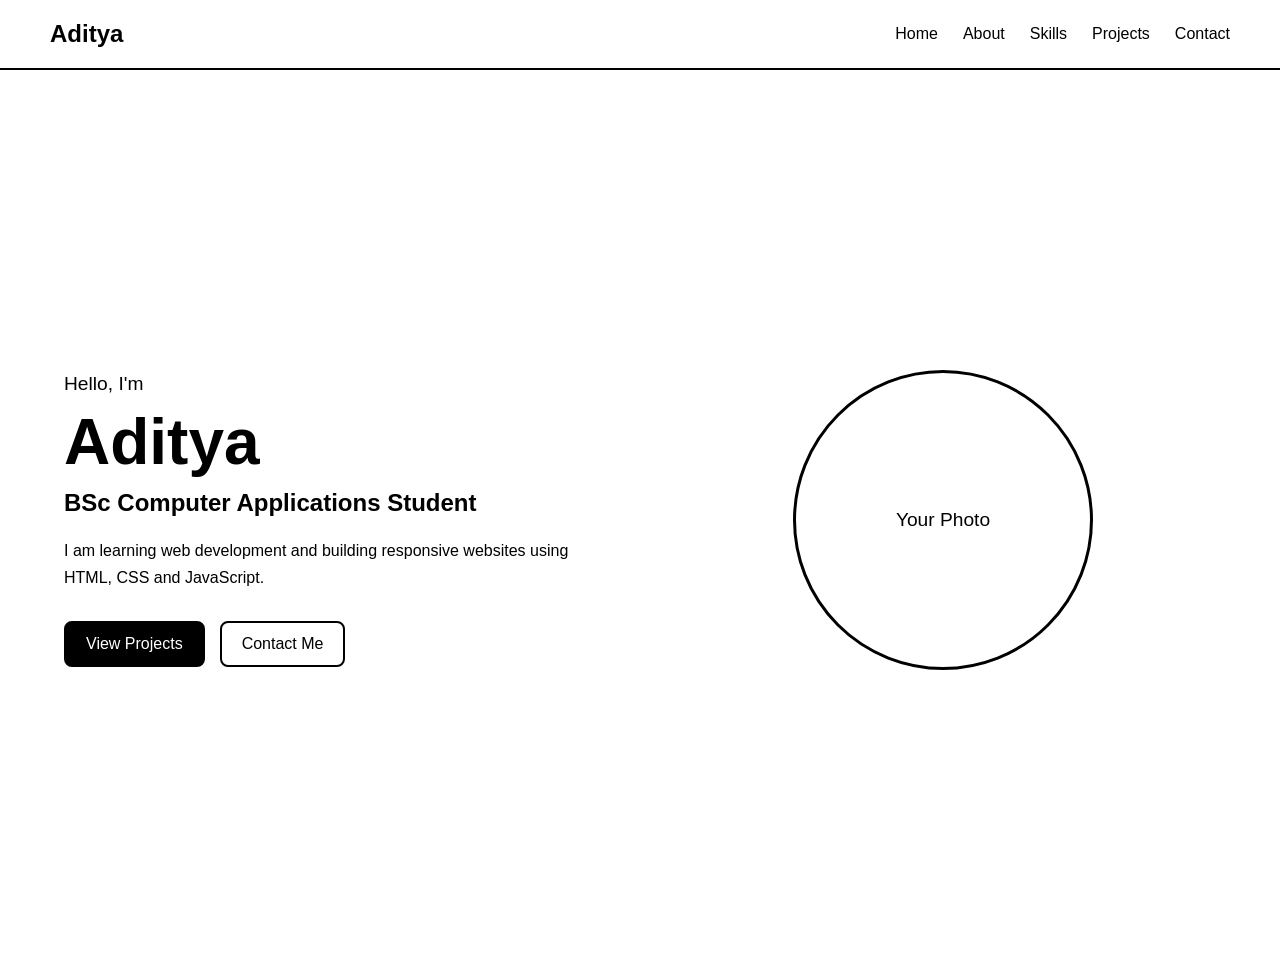
<file: css/day13/index.html>
<!DOCTYPE html>
<html lang="en">

<head>

    <meta charset="UTF-8">

    <meta name="viewport" content="width=device-width, initial-scale=1.0">

    <title>My Portfolio</title>

    <link rel="stylesheet" href="style.css">

</head>

<body>
    <nav class="navbar">
        <div class="logo">
            Aditya
        </div>

        <div class="nav-links">
            <a href="#">Home</a>
            <a href="#">About</a>
            <a href="#">Skills</a>
            <a href="#">Projects</a>
            <a href="#">Contact</a>
        </div>
    </nav>


    <header class="hero">

        <div class="hero-content">

            <p class="intro-text">
                Hello, I'm
            </p>

            <h1>Aditya</h1>

            <h2>
                BSc Computer Applications Student
            </h2>

            <p class="description">
                I am learning web development and building
                responsive websites using HTML, CSS and JavaScript.
            </p>

            <div class="buttons">

                <a href="#" class="btn primary">
                    View Projects
                </a>

                <a href="#" class="btn secondary">
                    Contact Me
                </a>

            </div>

        </div>


        <div class="hero-image">

            <div class="image-placeholder">
                Your Photo
            </div>

        </div>

    </header>

</body>

</html>
</file>
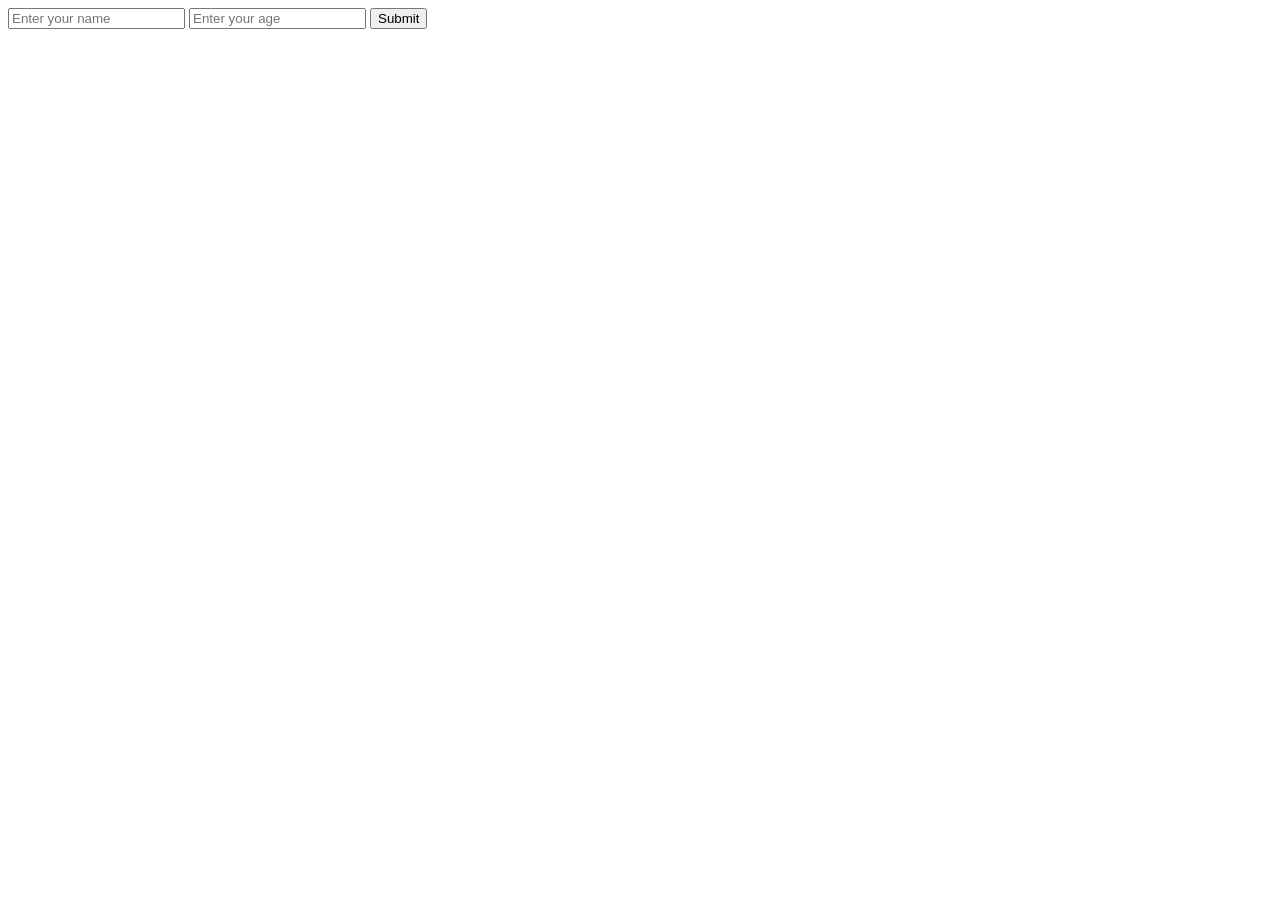
<file: javascript/js.html>
<!DOCTYPE html>
<html>
<head>
    <title>JavaScript Day 10</title>
</head>

<body>

    <input id="name" type="text" placeholder="Enter your name">

    <input id="age" type="number" placeholder="Enter your age">

    <button id="submit">Submit</button>

    <p id="message"></p>
</body>
</html>
</file>
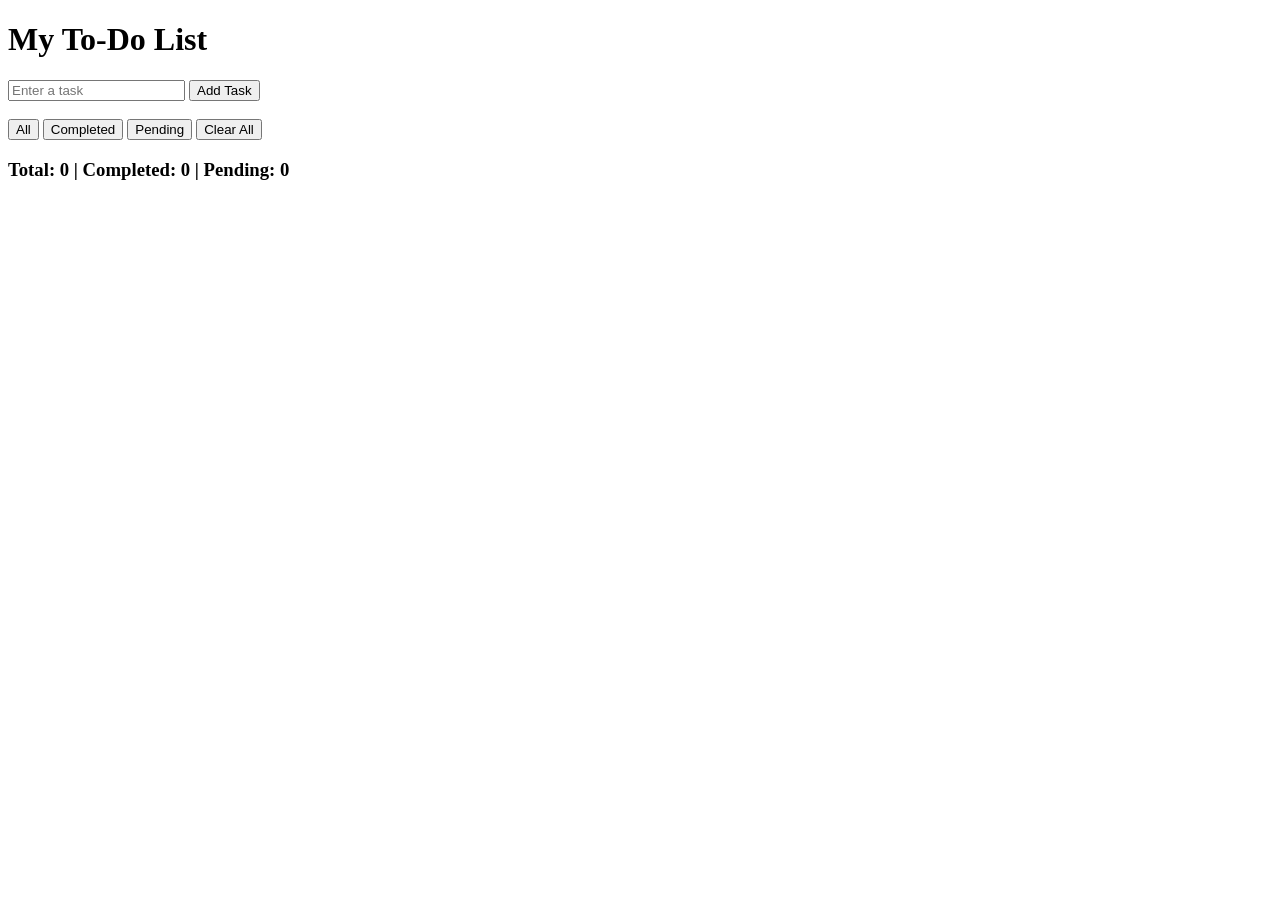
<file: javascript/multiple.html>
<!DOCTYPE html>
<html>
<head>
    <title>Advanced To-Do List</title>
</head>

<body>

    <h1>My To-Do List</h1>

    <input
        id="taskInput"
        type="text"
        placeholder="Enter a task"
    >

    <button id="addButton">Add Task</button>

    <br><br>

    <button id="allButton">All</button>
    <button id="completedButton">Completed</button>
    <button id="pendingButton">Pending</button>
    <button id="clearButton">Clear All</button>

    <h3 id="counter"></h3>

    <ul id="taskList"></ul>

    <script src="script.js"></script>

</body>
</html>
</file>
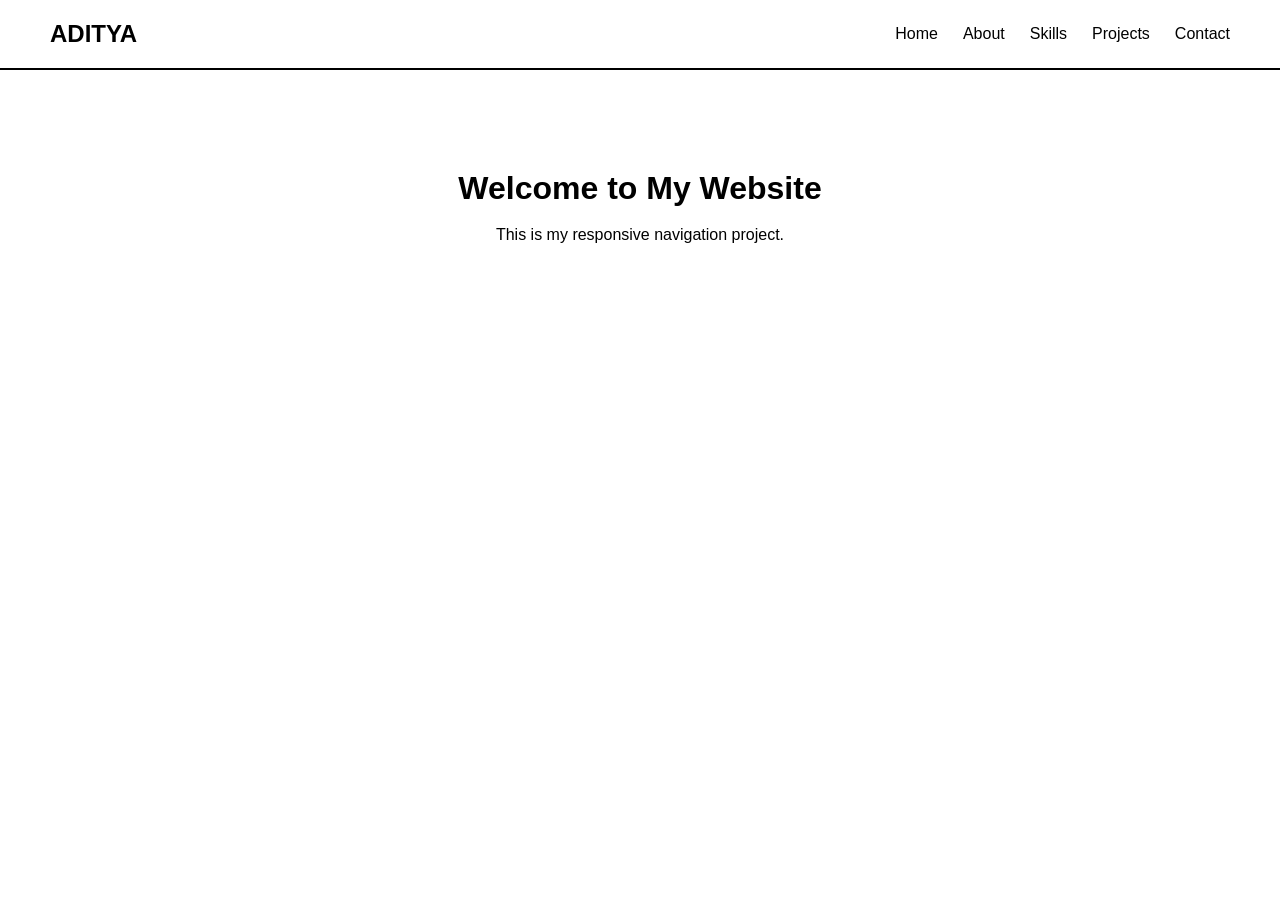
<file: css/day 10/a.html>
<!DOCTYPE html>
<html lang="en">

<head>

    <meta charset="UTF-8">

    <meta name="viewport" content="width=device-width, initial-scale=1.0">

    <title>Responsive Navbar</title>

    <link rel="stylesheet" href="style.css">

</head>

<body>

    <nav class="navbar">

        <!-- Logo -->

        <div class="logo">
            ADITYA
        </div>


        <!-- Navigation Links -->

        <div class="nav-links">

            <a href="#">Home</a>

            <a href="#">About</a>

            <a href="#">Skills</a>

            <a href="#">Projects</a>

            <a href="#">Contact</a>

        </div>

    </nav>


    <!-- Page Content -->

    <main class="content">

        <h1>Welcome to My Website</h1>

        <p>
            This is my responsive navigation project.
        </p>

    </main>

</body>

</html>
</file>
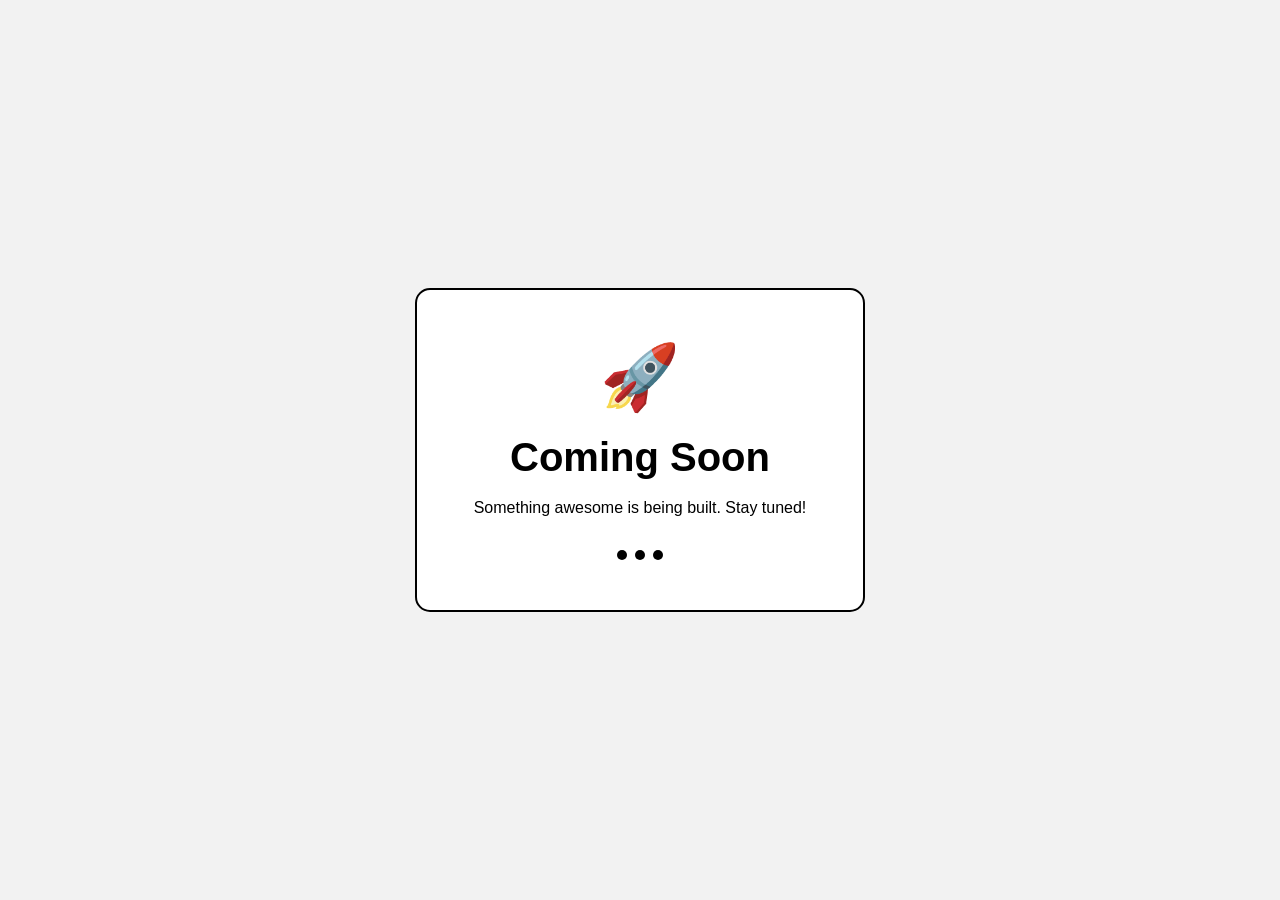
<file: css/day 10/about.html>
<!DOCTYPE html>
<html lang="en">

<head>

    <meta charset="UTF-8">

    <meta name="viewport" content="width=device-width, initial-scale=1.0">

    <title>Coming Soon</title>

    <link rel="stylesheet" href="style2.css">

</head>

<body>

    <div class="coming-card">

        <!-- Rocket -->

        <div class="rocket">
            🚀
        </div>


        <!-- Heading -->

        <h1>Coming Soon</h1>


        <!-- Description -->

        <p>
            Something awesome is being built.
            Stay tuned!
        </p>


        <!-- Loading dots -->

        <div class="loading">

            <span class="dot"></span>

            <span class="dot"></span>

            <span class="dot"></span>

        </div>

    </div>

</body>

</html>
</file>
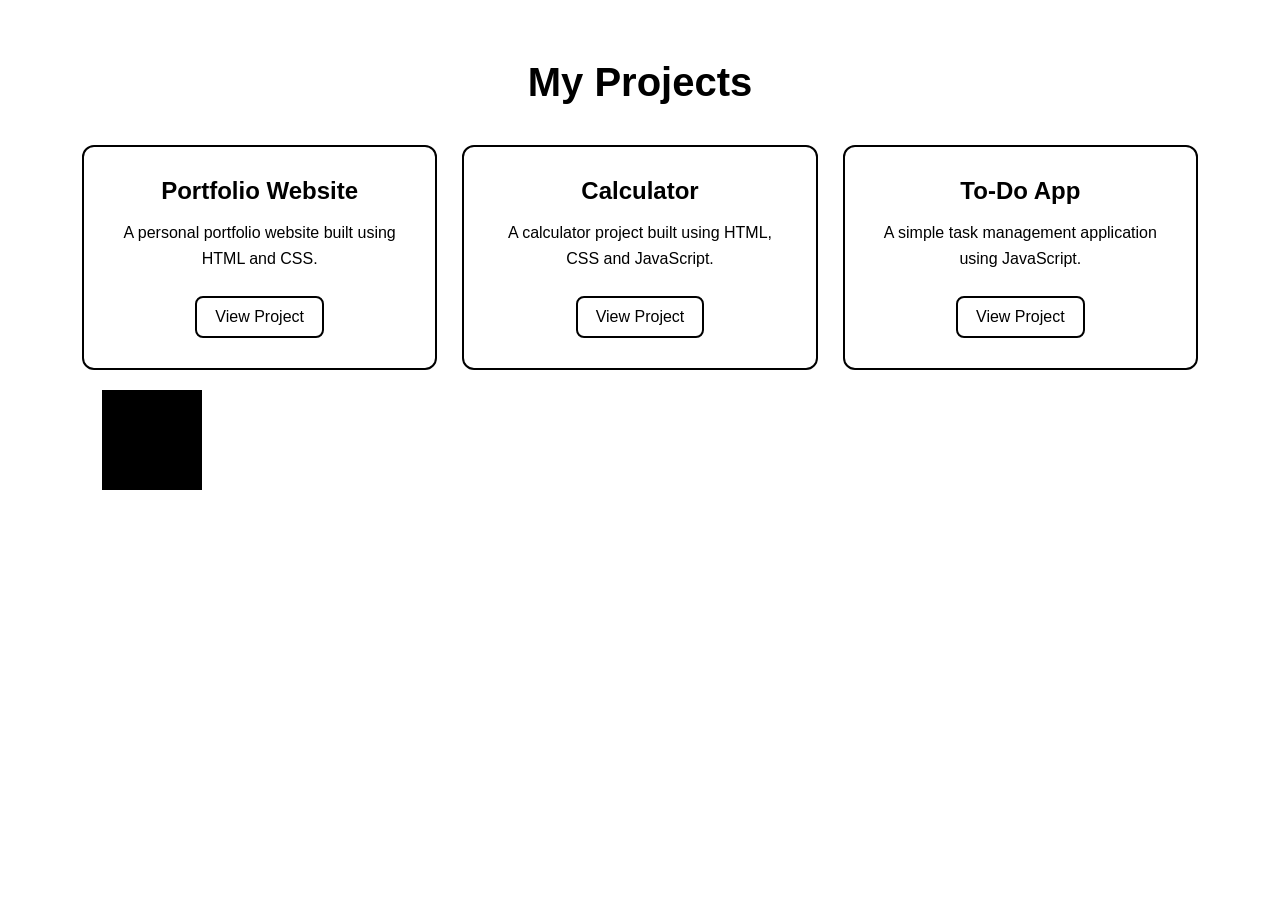
<file: css/day 10/projects.html>
<!DOCTYPE html>
<html lang="en">

<head>

    <meta charset="UTF-8">

    <meta name="viewport" content="width=device-width, initial-scale=1.0">

    <title>My Projects</title>

    <link rel="stylesheet" href="style1.css">

</head>

<body>

    <section class="projects">

        <h1>My Projects</h1>

        <div class="project-container">

            <!-- Project 1 -->

            <div class="project-card">

                <h2>Portfolio Website</h2>

                <p>
                    A personal portfolio website
                    built using HTML and CSS.
                </p>

                <a href="#" class="btn">
                    View Project
                </a>

            </div>


            <!-- Project 2 -->

            <div class="project-card">

                <h2>Calculator</h2>

                <p>
                    A calculator project built
                    using HTML, CSS and JavaScript.
                </p>

                <a href="#" class="btn">
                    View Project
                </a>

            </div>


            <!-- Project 3 -->

            <div class="project-card">

                <h2>To-Do App</h2>

                <p>
                    A simple task management
                    application using JavaScript.
                </p>

                <a href="#" class="btn">
                    View Project
                </a>

            </div>

        </div>

        <div class="box"></div>

    </section>

</body>

</html>
</file>
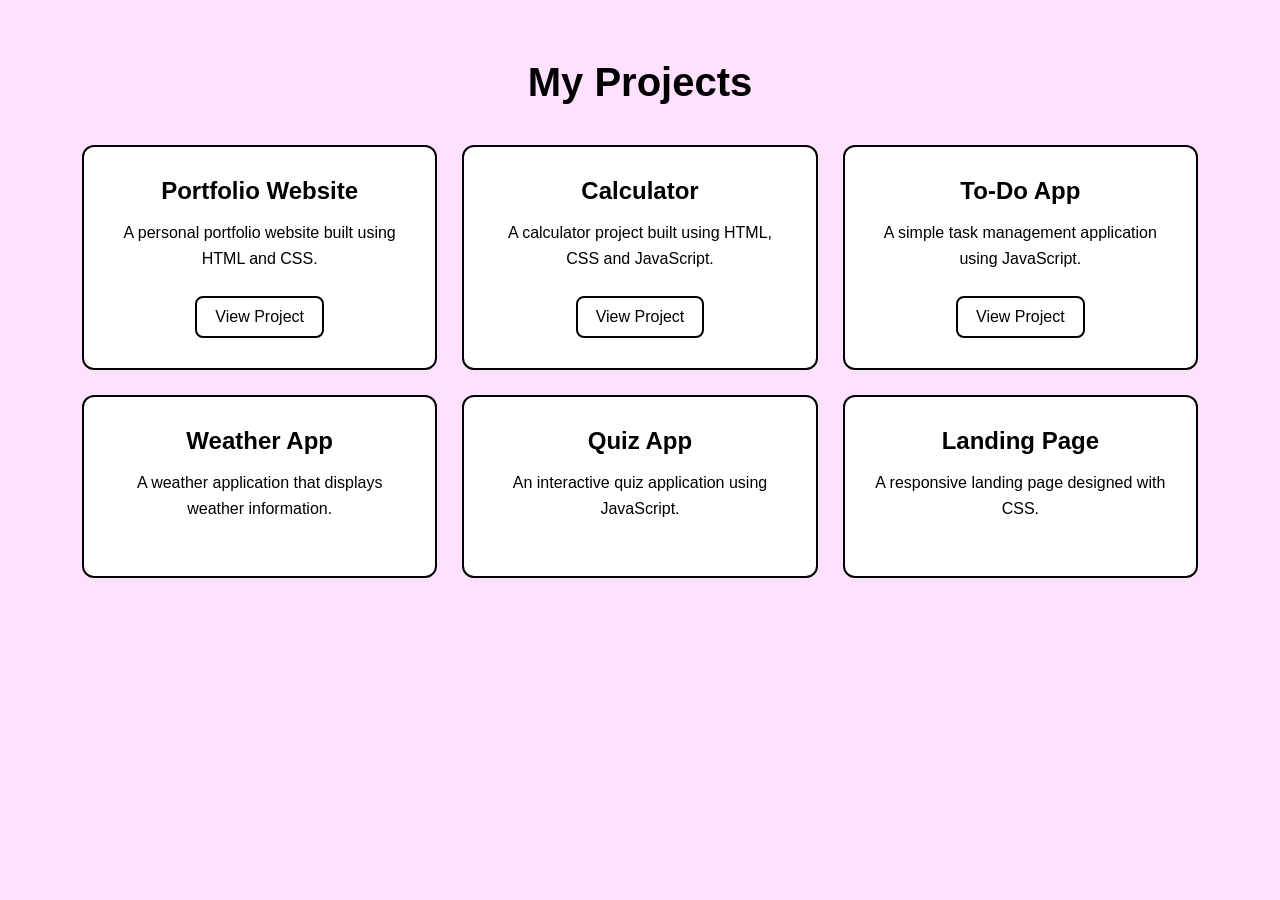
<file: css/day 11/projects.html>
<!DOCTYPE html>
<html lang="en">

<head>

    <meta charset="UTF-8">

    <meta name="viewport" content="width=device-width, initial-scale=1.0">

    <title>My Projects</title>

    <link rel="stylesheet" href="style1.css">

</head>

<body>

    <section class="projects">

        <h1>My Projects</h1>

        <div class="project-container">

            <!-- Project 1 -->

            <div class="project-card">

                <h2>Portfolio Website</h2>

                <p>
                    A personal portfolio website
                    built using HTML and CSS.
                </p>

                <a href="#" class="btn">
                    View Project
                </a>

            </div>


            <!-- Project 2 -->

            <div class="project-card">

                <h2>Calculator</h2>

                <p>
                    A calculator project built
                    using HTML, CSS and JavaScript.
                </p>

                <a href="#" class="btn">
                    View Project
                </a>

            </div>


            <!-- Project 3 -->

            <div class="project-card">

                <h2>To-Do App</h2>

                <p>
                    A simple task management
                    application using JavaScript.
                </p>

                <a href="#" class="btn">
                    View Project
                </a>

            </div>

              <div class="project-card">
                <h2>Weather App</h2>
                <p>
                    A weather application that
                    displays weather information.
                </p>
            </div>


            <div class="project-card">
                <h2>Quiz App</h2>
                <p>
                    An interactive quiz application
                    using JavaScript.
                </p>
            </div>


            <div class="project-card">
                <h2>Landing Page</h2>
                <p>
                    A responsive landing page
                    designed with CSS.
                </p>
            </div>

        </div>

       

    </section>

</body>

</html>
</file>
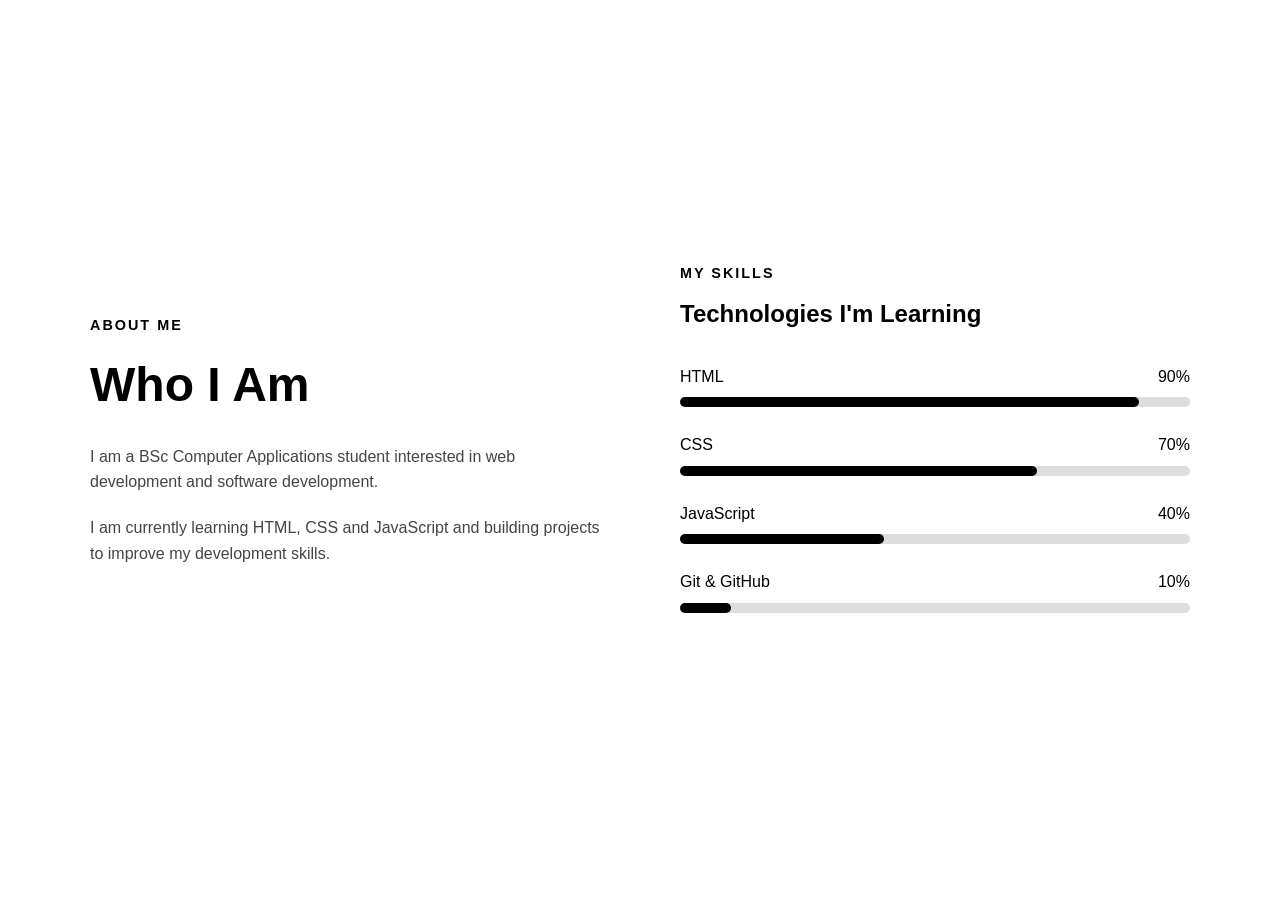
<file: css/day13/About.html>
<!DOCTYPE html>
<html lang="en">

<head>

    <meta charset="UTF-8">

    <meta name="viewport" content="width=device-width, initial-scale=1.0">

    <title>About Me</title>

    <link rel="stylesheet" href="about.css">

</head>

<body>

    <section class="about">

        <div class="about-text">

            <p class="small-title">ABOUT ME</p>

            <h1>Who I Am</h1>

            <p>
                I am a BSc Computer Applications student
                interested in web development and software
                development.
            </p>

            <p>
                I am currently learning HTML, CSS and JavaScript
                and building projects to improve my development
                skills.
            </p>

        </div>


        <div class="skills">

            <p class="small-title">MY SKILLS</p>

            <h2>Technologies I'm Learning</h2>


            <div class="skill">

                <div class="skill-info">

                    <span>HTML</span>
                    <span>90%</span>

                </div>

                <div class="skill-bar">

                    <div class="skill-progress html"></div>

                </div>

            </div>


            <div class="skill">

                <div class="skill-info">

                    <span>CSS</span>
                    <span>70%</span>

                </div>

                <div class="skill-bar">

                    <div class="skill-progress css"></div>

                </div>

            </div>


            <div class="skill">

                <div class="skill-info">

                    <span>JavaScript</span>
                    <span>40%</span>

                </div>

                <div class="skill-bar">

                    <div class="skill-progress javascript"></div>

                </div>

            </div>
            
            <div class="skill">

                <div class="skill-info">

                    <span>Git & GitHub</span>
                    <span>10%</span>

                </div>

                <div class="skill-bar">

                    <div class="skill-progress github"></div>

                </div>

            </div>
        </div>

    </section>

</body>

</html>
</file>
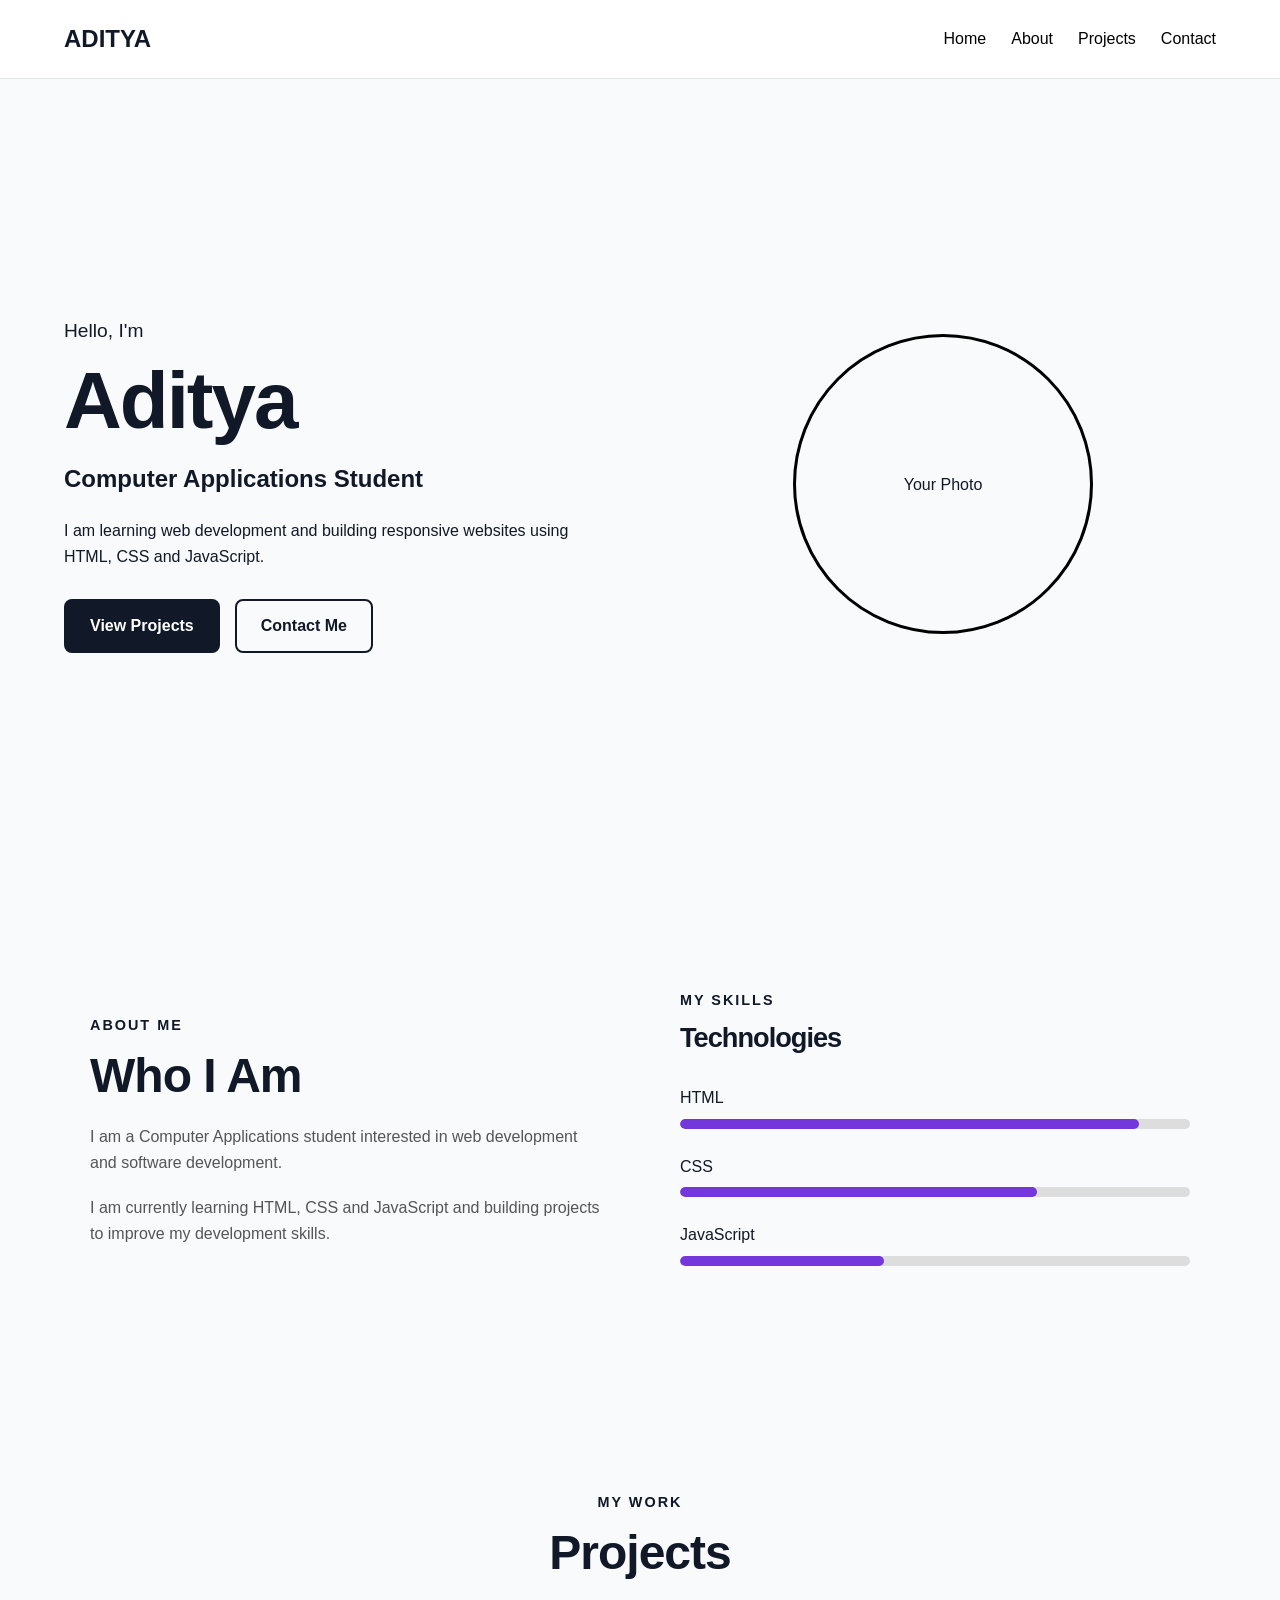
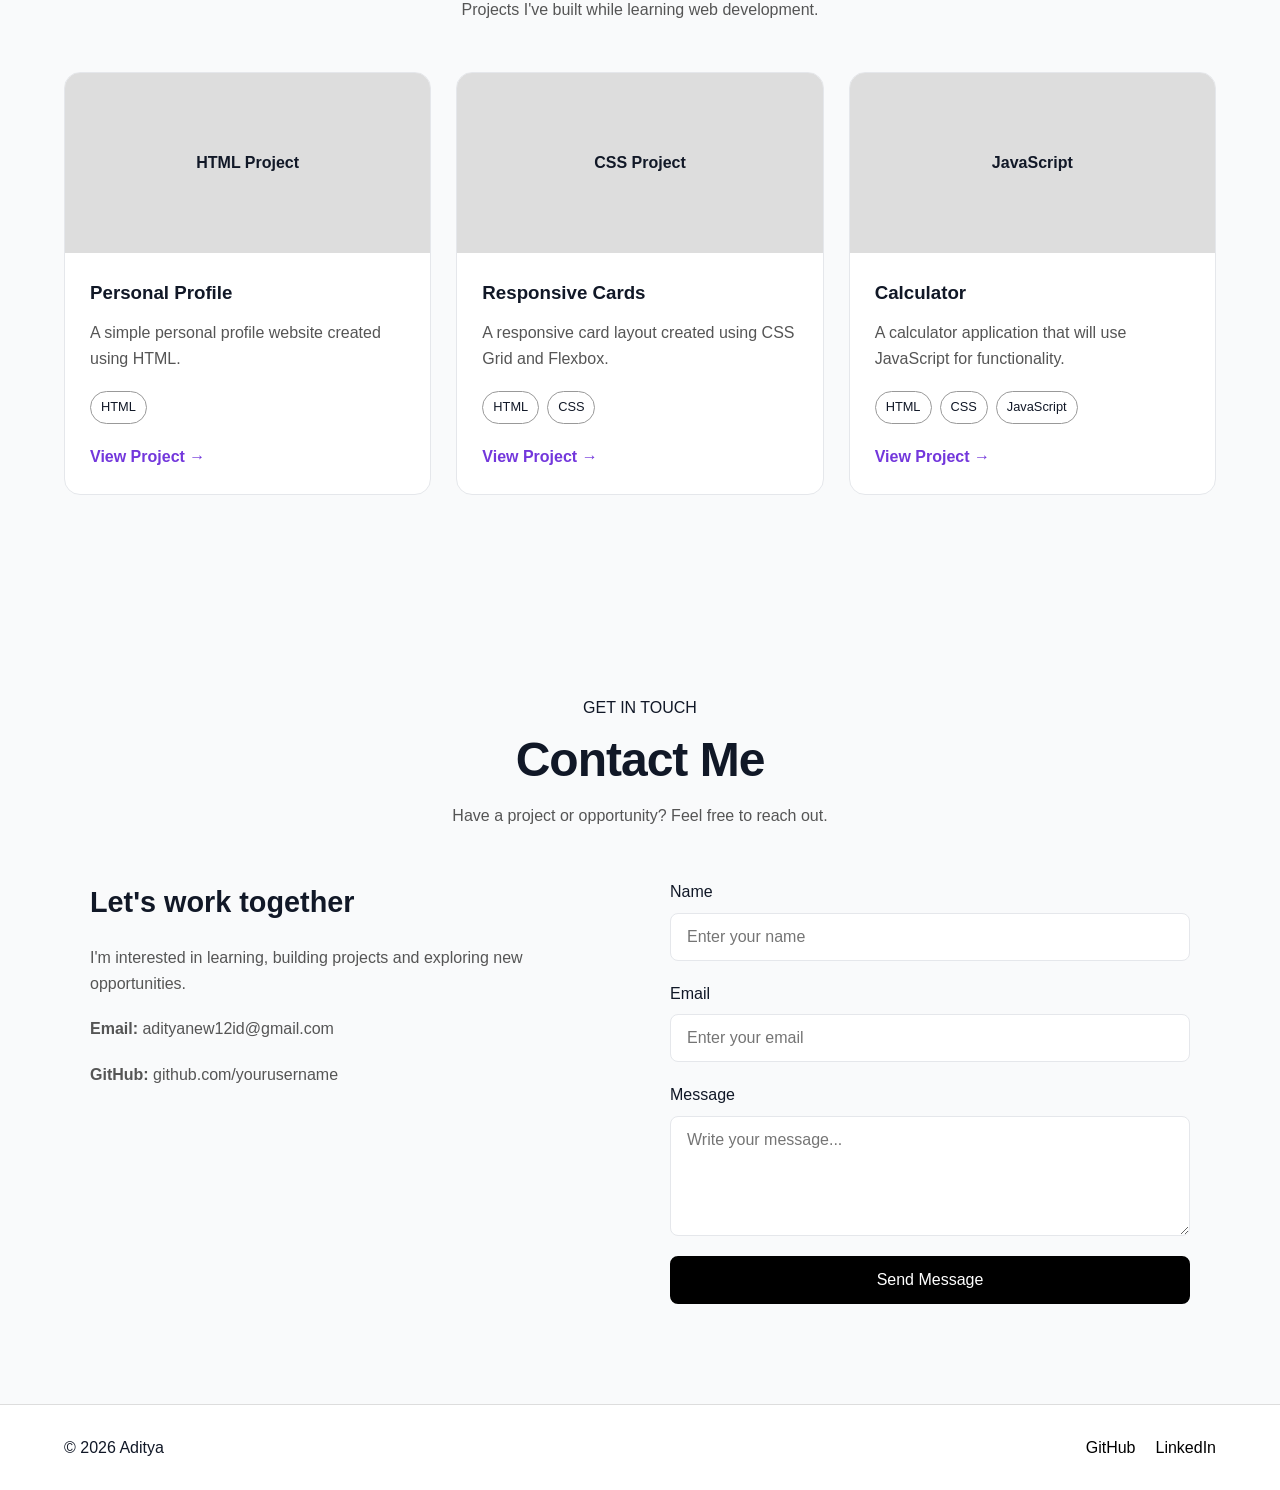
<file: css/day13/complete.html>
<!DOCTYPE html>
<html lang="en">

<head>

    <meta charset="UTF-8">

    <meta name="viewport" content="width=device-width, initial-scale=1.0">

    <title>Aditya | Developer Portfolio</title>

    <link rel="stylesheet" href="complete.css">

</head>

<body>

    <!-- =========================
         NAVBAR
    ========================== -->

    <nav class="navbar">

        <div class="logo">
            ADITYA
        </div>

        <div class="nav-links">

            <a href="#home">Home</a>

            <a href="#about">About</a>

            <a href="#projects">Projects</a>

            <a href="#contact">Contact</a>

        </div>

    </nav>


    <!-- =========================
         HERO
    ========================== -->

    <section class="hero" id="home">

        <div class="hero-content">

            <p class="intro-text">
                Hello, I'm
            </p>

            <h1>Aditya</h1>

            <h2>
                Computer Applications Student
            </h2>

            <p class="description">
                I am learning web development and building
                responsive websites using HTML, CSS and JavaScript.
            </p>

            <div class="buttons">

                <a href="#projects" class="btn primary">
                    View Projects
                </a>

                <a href="#contact" class="btn secondary">
                    Contact Me
                </a>

            </div>

        </div>


        <div class="hero-image">

            <div class="image-placeholder">
                Your Photo
            </div>

        </div>

    </section>


    <!-- =========================
         ABOUT + SKILLS
    ========================== -->

    <section class="about" id="about">

        <div class="about-text">

            <p class="small-title">
                ABOUT ME
            </p>

            <h2>
                Who I Am
            </h2>

            <p>
                I am a Computer Applications student interested
                in web development and software development.
            </p>

            <p>
                I am currently learning HTML, CSS and JavaScript
                and building projects to improve my development skills.
            </p>

        </div>


        <div class="skills">

            <p class="small-title">
                MY SKILLS
            </p>

            <h2>
                Technologies
            </h2>


            <div class="skill">

                <div class="skill-info">

                    <span>HTML</span>

                </div>

                <div class="skill-bar">

                    <div class="skill-progress html"></div>

                </div>

            </div>


            <div class="skill">

                <div class="skill-info">

                    <span>CSS</span>

                </div>

                <div class="skill-bar">

                    <div class="skill-progress css"></div>

                </div>

            </div>


            <div class="skill">

                <div class="skill-info">

                    <span>JavaScript</span>

                </div>

                <div class="skill-bar">

                    <div class="skill-progress javascript"></div>

                </div>

            </div>

        </div>

    </section>


    <!-- =========================
         PROJECTS
    ========================== -->

    <section class="projects section" id="projects">

        <div class="section-heading">

            <p>MY WORK</p>

            <h2>Projects</h2>

            <span>
                Projects I've built while learning web development.
            </span>

        </div>


        <div class="project-grid">


            <article class="project-card">

                <div class="project-image">
                    HTML Project
                </div>

                <div class="project-content">

                    <h3>Personal Profile</h3>

                    <p>
                        A simple personal profile website
                        created using HTML.
                    </p>

                    <div class="technologies">

                        <span>HTML</span>

                    </div>

                    <a href="#">
                        View Project →
                    </a>

                </div>

            </article>


            <article class="project-card">

                <div class="project-image">
                    CSS Project
                </div>

                <div class="project-content">

                    <h3>Responsive Cards</h3>

                    <p>
                        A responsive card layout created
                        using CSS Grid and Flexbox.
                    </p>

                    <div class="technologies">

                        <span>HTML</span>

                        <span>CSS</span>

                    </div>

                    <a href="#">
                        View Project →
                    </a>

                </div>

            </article>


            <article class="project-card">

                <div class="project-image">
                    JavaScript
                </div>

                <div class="project-content">

                    <h3>Calculator</h3>

                    <p>
                        A calculator application that will
                        use JavaScript for functionality.
                    </p>

                    <div class="technologies">

                        <span>HTML</span>

                        <span>CSS</span>

                        <span>JavaScript</span>

                    </div>

                    <a href="#">
                        View Project →
                    </a>

                </div>

            </article>


        </div>

    </section>


    <!-- =========================
         CONTACT
    ========================== -->

    <section class="contact" id="contact">

        <div class="contact-heading">

            <p>GET IN TOUCH</p>

            <h2>Contact Me</h2>

            <span>
                Have a project or opportunity? Feel free to reach out.
            </span>

        </div>


        <div class="contact-container">


            <div class="contact-info">

                <h3>
                    Let's work together
                </h3>

                <p>
                    I'm interested in learning, building projects
                    and exploring new opportunities.
                </p>

                <p>
                    <strong>Email:</strong>
                    adityanew12id@gmail.com
                </p>

                <p>
                    <strong>GitHub:</strong>
                    github.com/yourusername
                </p>

            </div>


            <form class="contact-form">

                <div class="form-group">

                    <label for="name">
                        Name
                    </label>

                    <input
                        type="text"
                        id="name"
                        placeholder="Enter your name"
                    >

                </div>


                <div class="form-group">

                    <label for="email">
                        Email
                    </label>

                    <input
                        type="email"
                        id="email"
                        placeholder="Enter your email"
                    >

                </div>


                <div class="form-group">

                    <label for="message">
                        Message
                    </label>

                    <textarea
                        id="message"
                        rows="5"
                        placeholder="Write your message..."
                    ></textarea>

                </div>


                <button type="submit">
                    Send Message
                </button>

            </form>

        </div>

    </section>


    <!-- =========================
         FOOTER
    ========================== -->

    <footer class="footer">

        <p>
            © 2026 Aditya
        </p>

        <div class="social-links">

            <a href="#">GitHub</a>

            <a href="#">LinkedIn</a>

        </div>

    </footer>

</body>

</html>
</file>
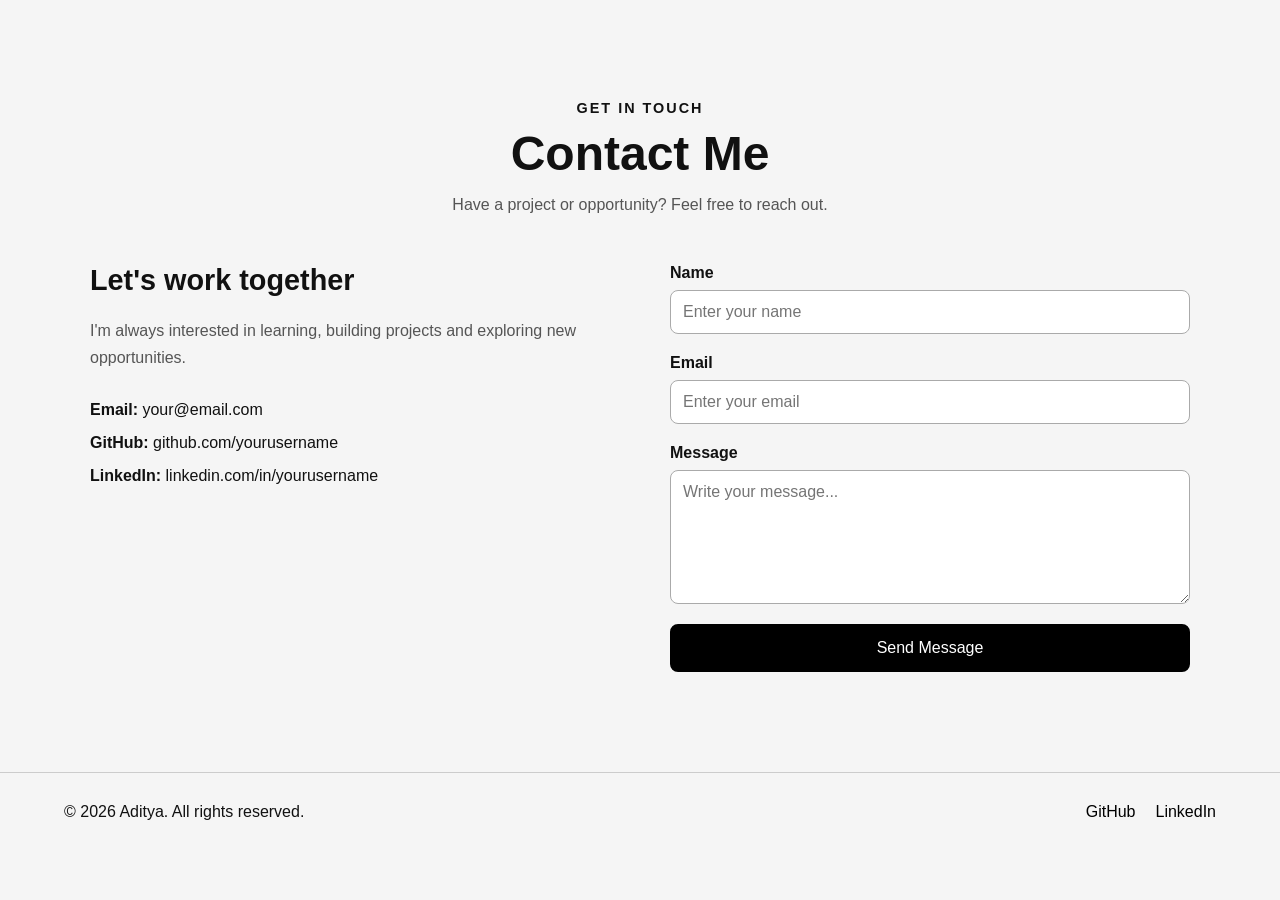
<file: css/day13/contact.html>
<!DOCTYPE html>
<html lang="en">

<head>

    <meta charset="UTF-8">

    <meta name="viewport" content="width=device-width, initial-scale=1.0">

    <title>Contact Me</title>

    <link rel="stylesheet" href="contact.css">

</head>

<body>

    <!-- =========================
         CONTACT SECTION
    ========================== -->

    <section class="contact">

        <div class="contact-heading">

            <p>GET IN TOUCH</p>

            <h1>Contact Me</h1>

            <span>
                Have a project or opportunity?
                Feel free to reach out.
            </span>

        </div>


        <div class="contact-container">


            <!-- Contact Information -->

            <div class="contact-info">

                <h2>Let's work together</h2>

                <p>
                    I'm always interested in learning,
                    building projects and exploring
                    new opportunities.
                </p>

                <div class="contact-details">

                    <p>
                        <strong>Email:</strong>
                        your@email.com
                    </p>

                    <p>
                        <strong>GitHub:</strong>
                        github.com/yourusername
                    </p>

                    <p>
                        <strong>LinkedIn:</strong>
                        linkedin.com/in/yourusername
                    </p>

                </div>

            </div>


            <!-- Contact Form -->

            <form class="contact-form">

                <div class="form-group">

                    <label for="name">
                        Name
                    </label>

                    <input
                        type="text"
                        id="name"
                        placeholder="Enter your name"
                    >

                </div>


                <div class="form-group">

                    <label for="email">
                        Email
                    </label>

                    <input
                        type="email"
                        id="email"
                        placeholder="Enter your email"
                    >

                </div>


                <div class="form-group">

                    <label for="message">
                        Message
                    </label>

                    <textarea
                        id="message"
                        rows="6"
                        placeholder="Write your message..."
                    ></textarea>

                </div>


                <button type="submit">
                    Send Message
                </button>

            </form>

        </div>

    </section>


    <!-- =========================
         FOOTER
    ========================== -->

    <footer class="footer">

        <p>
            © 2026 Aditya. All rights reserved.
        </p>

        <div class="social-links">

            <a href="#">GitHub</a>

            <a href="#">LinkedIn</a>

        </div>

    </footer>

</body>

</html>
</file>
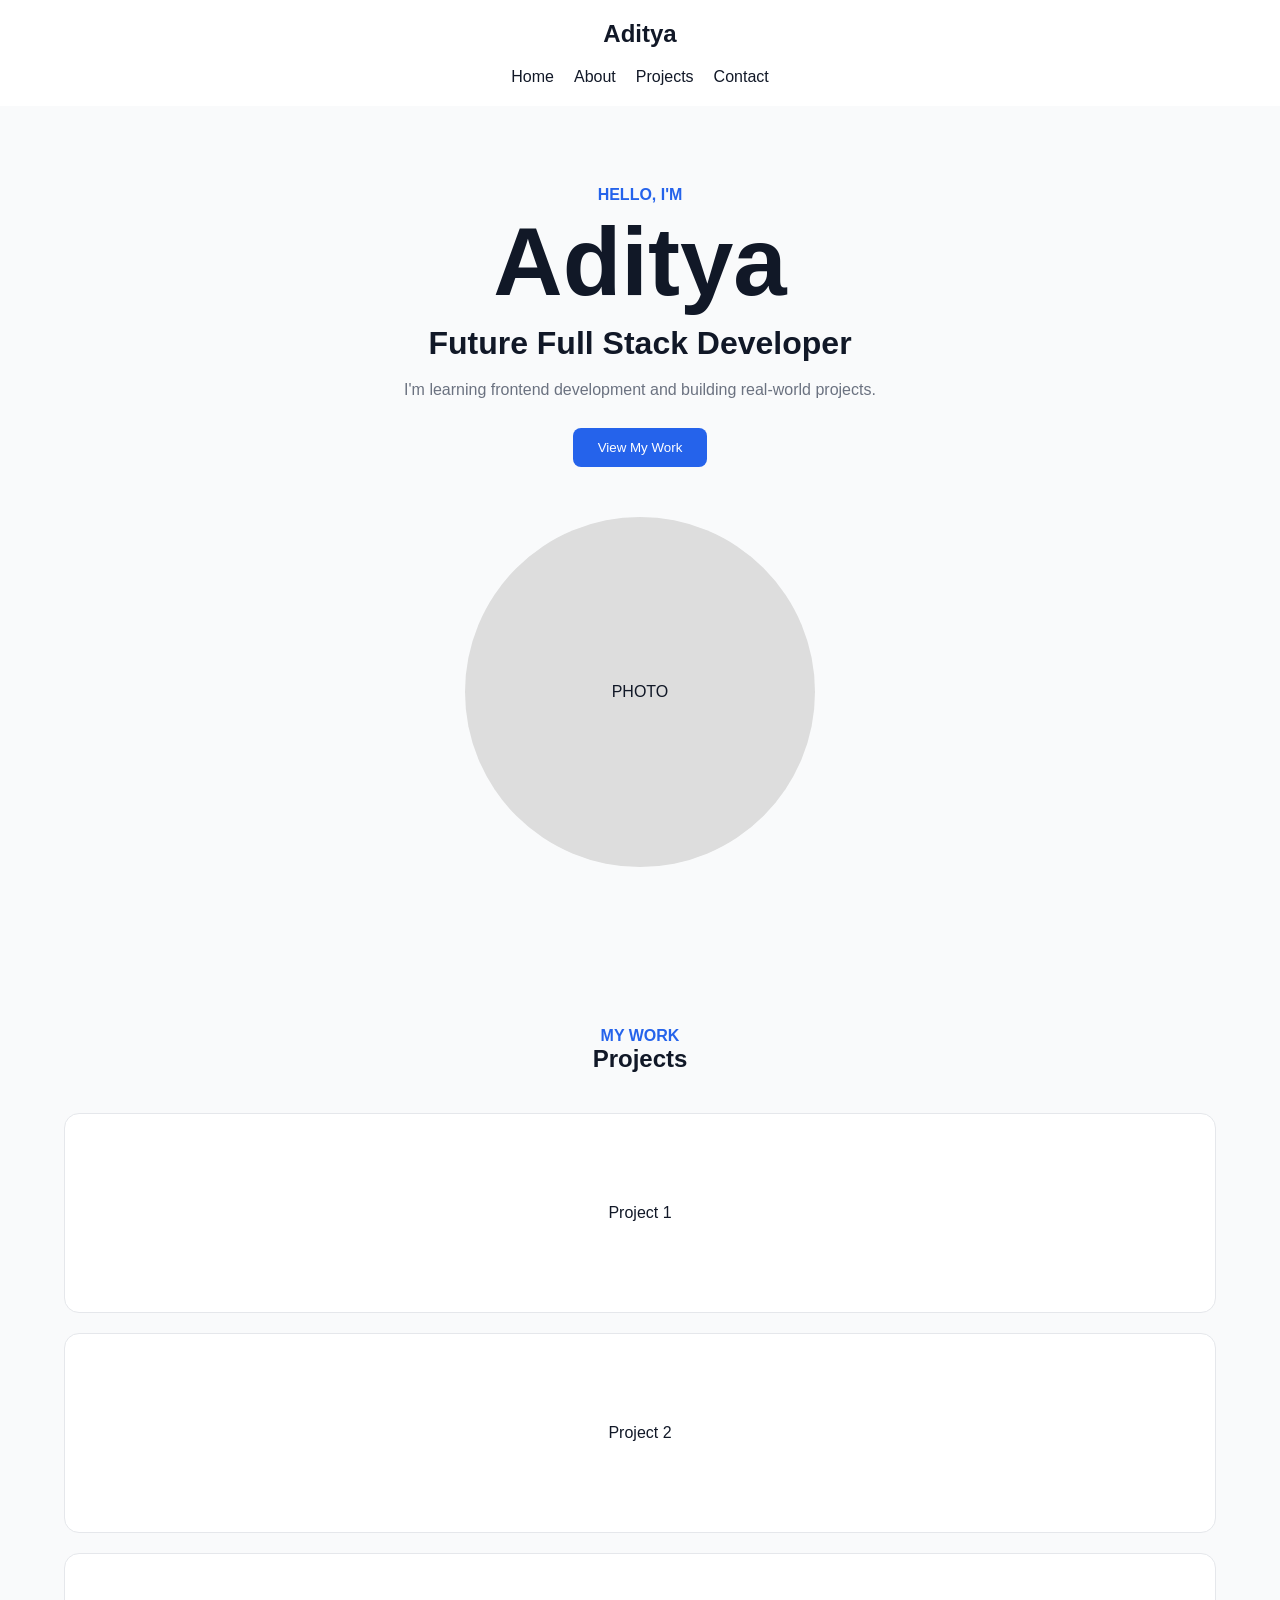
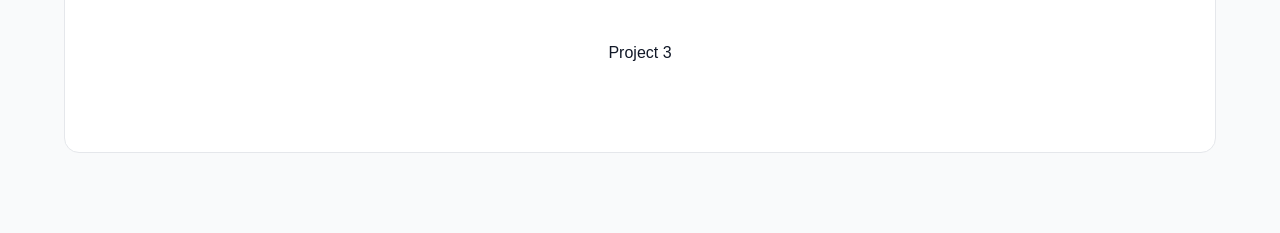
<file: css/day13/day.html>
<!DOCTYPE html>
<html lang="en">

<head>

    <meta charset="UTF-8">

    <meta
        name="viewport"
        content="width=device-width, initial-scale=1.0"
    >

    <title>Responsive Design</title>

    <link rel="stylesheet" href="day.css">

</head>

<body>


    <header class="navbar">

        <div class="container nav-content">

            <h2 class="logo">
                Aditya
            </h2>


            <nav>

                <a href="#">Home</a>

                <a href="#">About</a>

                <a href="#">Projects</a>

                <a href="#">Contact</a>

            </nav>

        </div>

    </header>


    <main>


        <section class="hero">

            <div class="container hero-content">

                <div class="hero-text">

                    <p class="eyebrow">
                        HELLO, I'M
                    </p>

                    <h1>
                        Aditya
                    </h1>

                    <h2>
                        Future Full Stack Developer
                    </h2>

                    <p class="description">
                        I'm learning frontend development
                        and building real-world projects.
                    </p>

                    <button>
                        View My Work
                    </button>

                </div>


                <div class="hero-image">

                    <div>
                        PHOTO
                    </div>

                </div>

            </div>

        </section>


        <section class="projects">

            <div class="container">

                <div class="section-title">

                    <p>
                        MY WORK
                    </p>

                    <h2>
                        Projects
                    </h2>

                </div>


                <div class="project-grid">

                    <div class="project-card">
                        Project 1
                    </div>

                    <div class="project-card">
                        Project 2
                    </div>

                    <div class="project-card">
                        Project 3
                    </div>

                </div>

            </div>

        </section>

    </main>

</body>

</html>
</file>
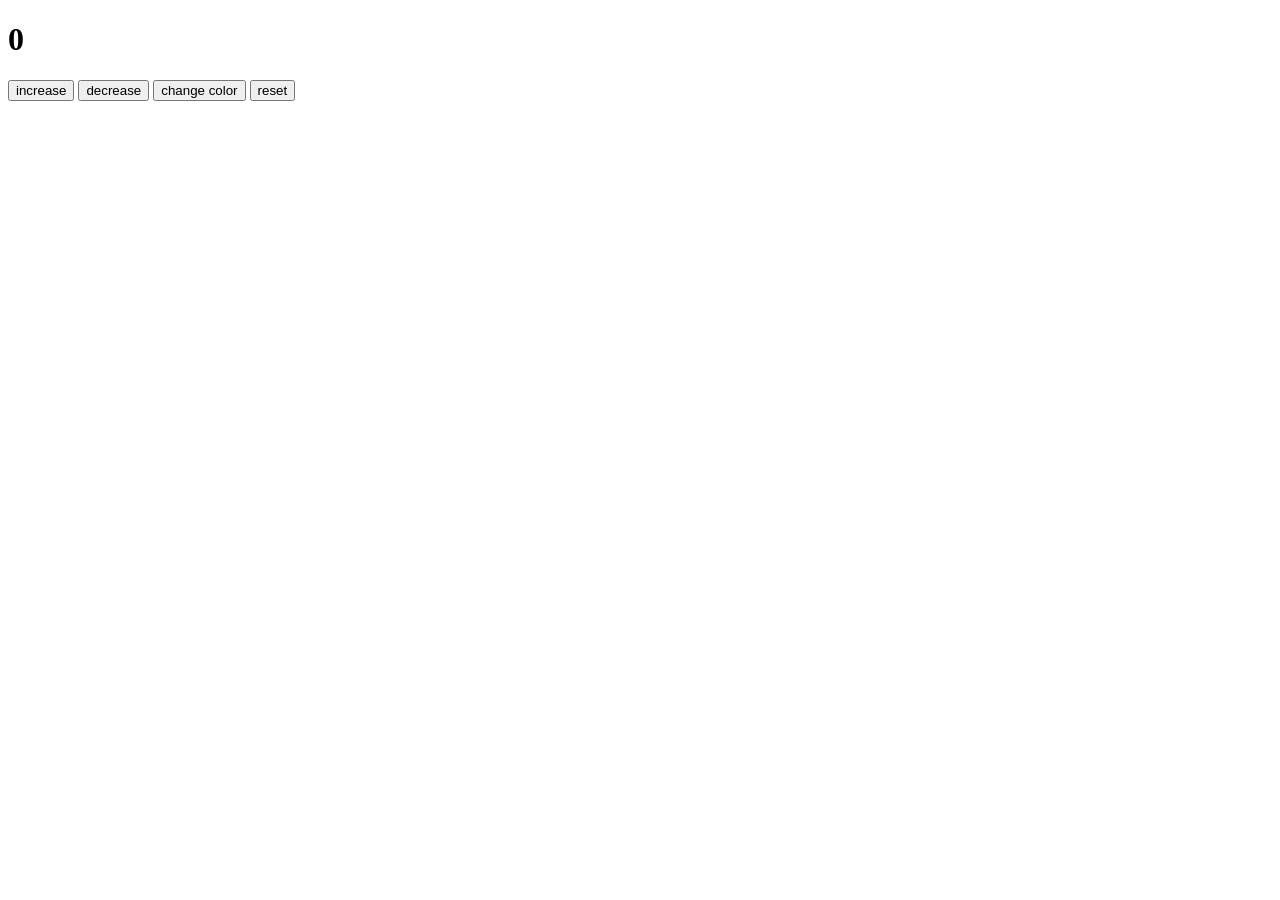
<file: css/day13/js.html>
<!DOCTYPE html>
<html>
<head>
    <title>JavaScript Day 9</title>
</head>

<body>

    <h1 id="title">0</h1>

    <button id="increase">increase</button>
    <button id="decrease">decrease</button>
    <button id="color">change color</button>
    <button id="reset"> reset</button>
    <script src="js.js"></script>

</body>
</html>
</file>
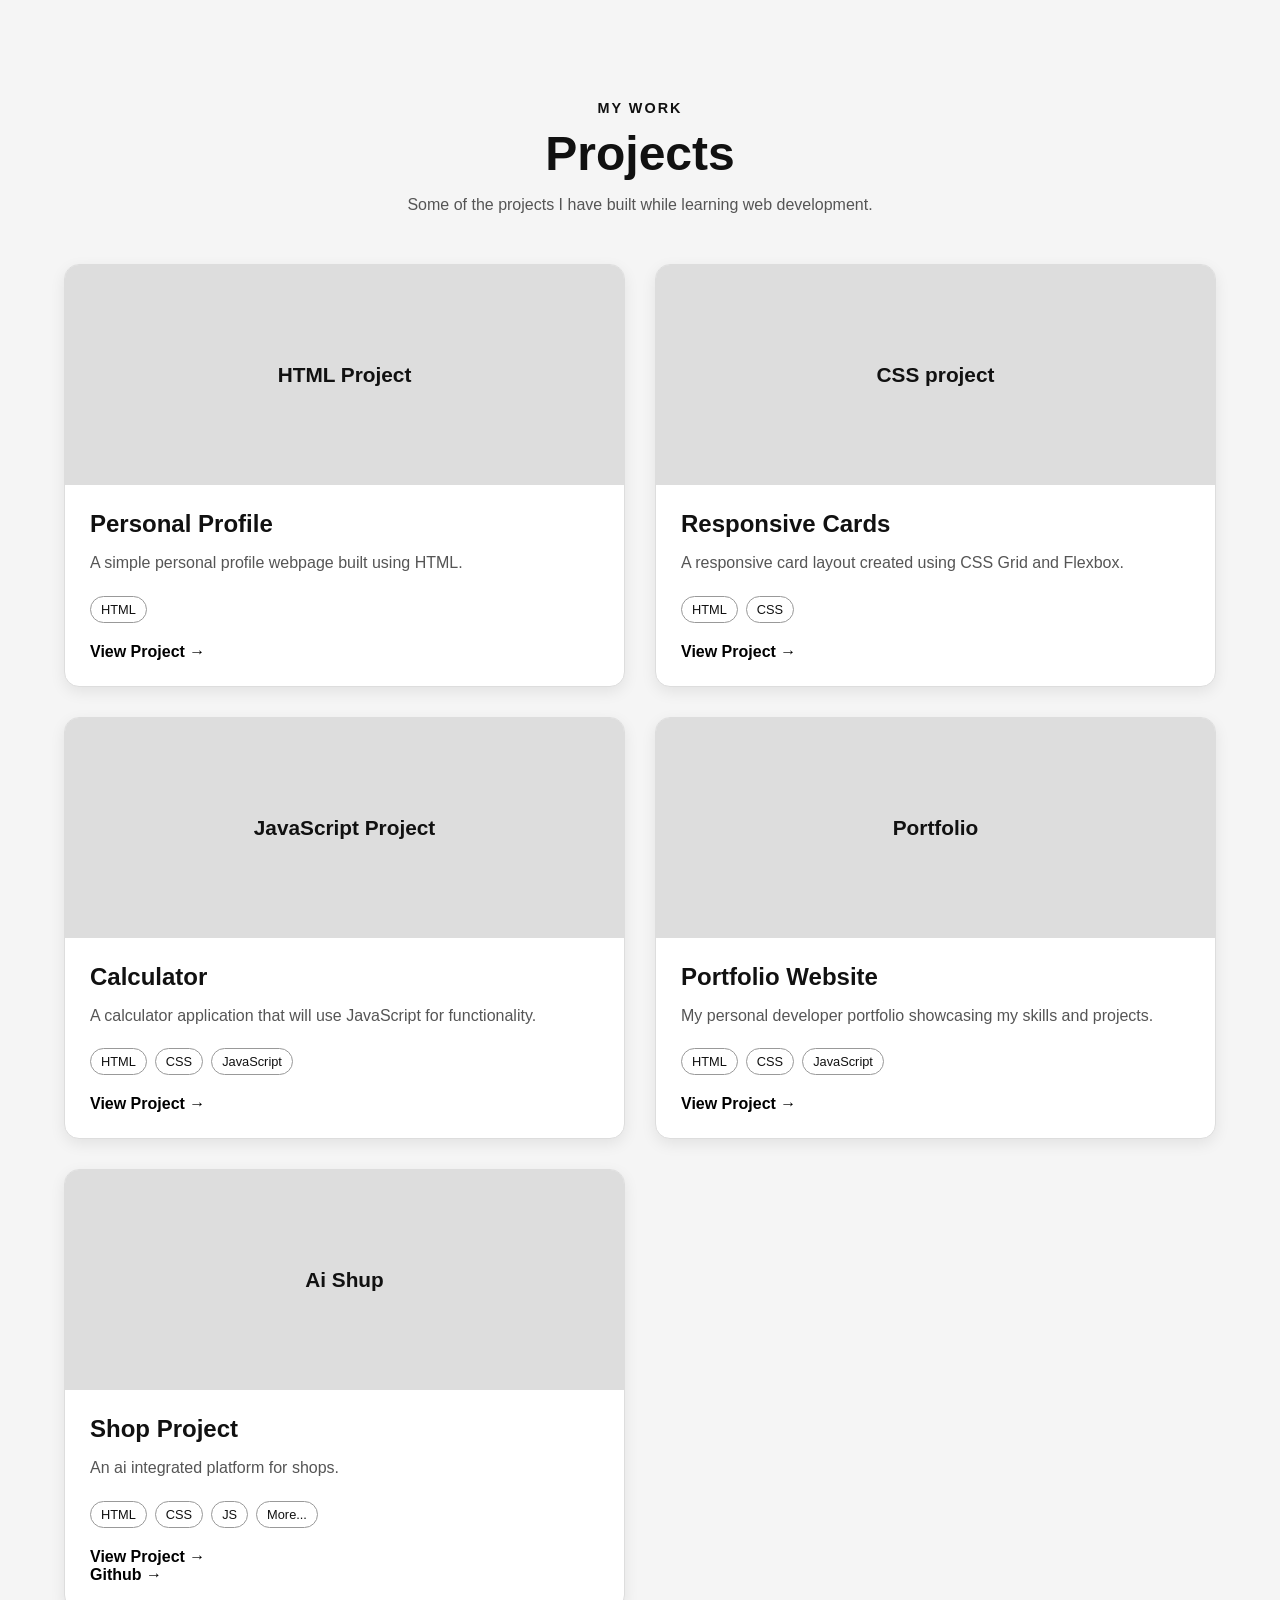
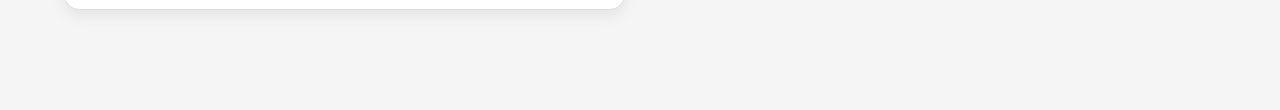
<file: css/day13/project.html>
<!DOCTYPE html>
<html lang="en">

<head>

    <meta charset="UTF-8">

    <meta name="viewport" content="width=device-width, initial-scale=1.0">

    <title>My Projects</title>

    <link rel="stylesheet" href="project.css">

</head>

<body>

    <section class="projects">

        <div class="section-heading">

            <p>MY WORK</p>

            <h1>Projects</h1>

            <span>
                Some of the projects I have built while learning web development.
            </span>

        </div>


        <div class="project-grid">


            <!-- Project 1 -->

            <article class="project-card">

                <div class="project-image">
                    HTML Project
                </div>

                <div class="project-content">

                    <h2>Personal Profile</h2>

                    <p>
                        A simple personal profile webpage
                        built using HTML.
                    </p>

                    <div class="technologies">

                        <span>HTML</span>

                    </div>

                    <a href="#" class="project-link">
                        View Project →
                    </a>

                </div>

            </article>


            <!-- Project 2 -->

            <article class="project-card">

                <div class="project-image">
                    CSS project
                </div>

                <div class="project-content">

                    <h2>Responsive Cards</h2>

                    <p>
                        A responsive card layout created
                        using CSS Grid and Flexbox.
                    </p>

                    <div class="technologies">

                        <span>HTML</span>
                        <span>CSS</span>

                    </div>

                    <a href="#" class="project-link">
                        View Project →
                    </a>

                </div>

            </article>


            <!-- Project 3 -->

            <article class="project-card">

                <div class="project-image">
                    JavaScript Project
                </div>

                <div class="project-content">

                    <h2>Calculator</h2>

                    <p>
                        A calculator application that will
                        use JavaScript for functionality.
                    </p>

                    <div class="technologies">

                        <span>HTML</span>
                        <span>CSS</span>
                        <span>JavaScript</span>

                    </div>

                    <a href="#" class="project-link">
                        View Project →
                    </a>

                </div>

            </article>


            <!-- Project 4 -->

            <article class="project-card">

                <div class="project-image">
                    Portfolio
                </div>

                <div class="project-content">

                    <h2>Portfolio Website</h2>

                    <p>
                        My personal developer portfolio
                        showcasing my skills and projects.
                    </p>

                    <div class="technologies">

                        <span>HTML</span>
                        <span>CSS</span>
                        <span>JavaScript</span>

                    </div>

                    <a href="#" class="project-link">
                        View Project →
                    </a>

                </div>

            </article>

            <article class="project-card">

                <div class="project-image">
                    Ai Shup
                </div>

                <div class="project-content">

                    <h2>Shop Project</h2>

                    <p>
                        An ai integrated platform
                        for shops.
                    </p>

                    <div class="technologies">

                        <span>HTML</span>
                        <span>CSS</span>
                        <span>JS</span>
                        <span>More...</span>

                    </div>

                    <a href="#" class="project-link">
                        View Project →
                    </a><br>
                    <a href="#" class="project-link">
                        Github →
                    </a>

                </div>

            </article>
        </div>

    </section>

</body>

</html>
</file>
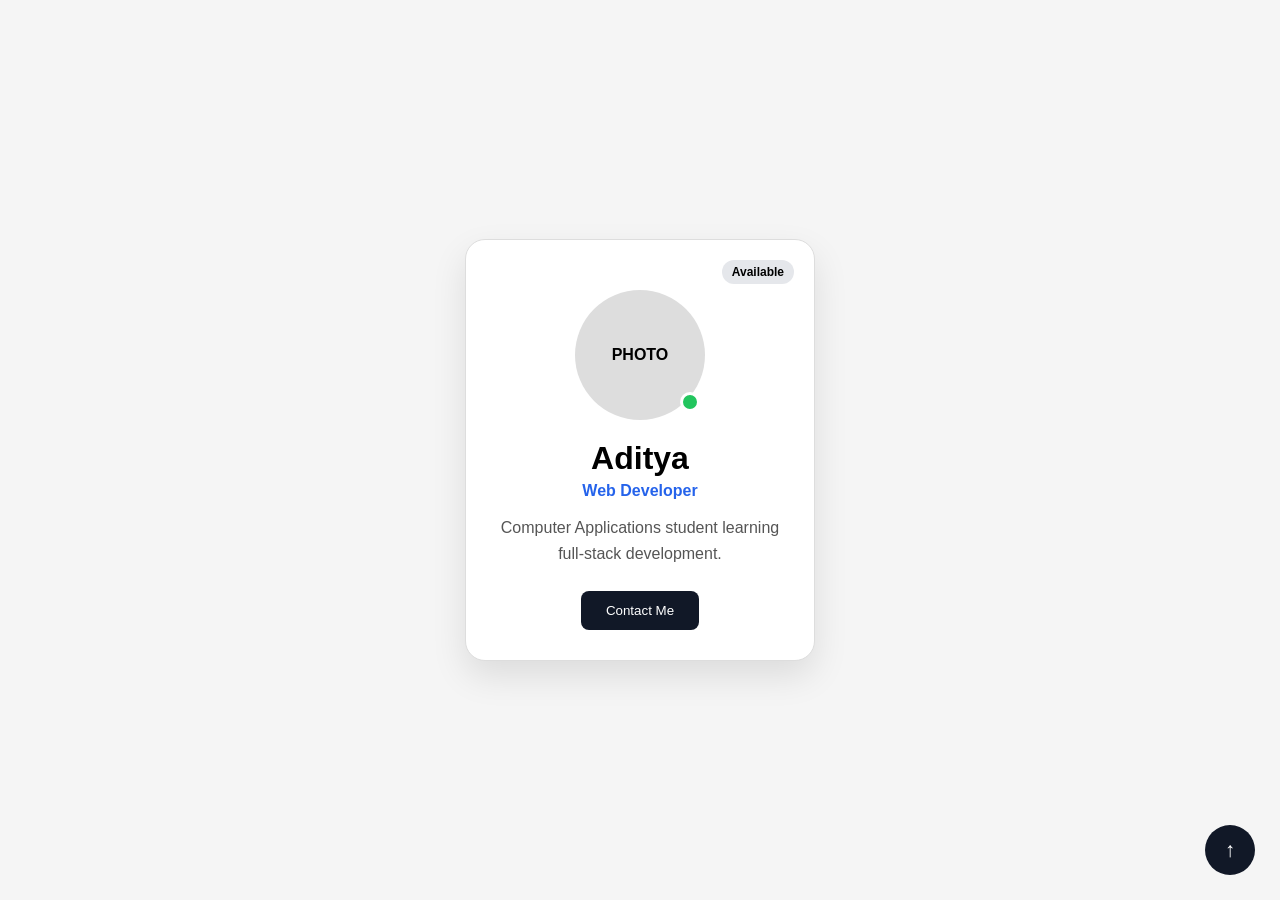
<file: css/day13/Untitled-1.html>
<!DOCTYPE html>
<html lang="en">

<head>

    <meta charset="UTF-8">

    <meta
        name="viewport"
        content="width=device-width, initial-scale=1.0"
    >

    <title>CSS Positioning</title>

    <link rel="stylesheet" href="Untitled-2.css">

</head>

<body>


    <div class="profile-card">

        <span class="status">
            Available
        </span>


        <div class="profile-image">

            <span class="online-dot"></span>

            PHOTO

        </div>


        <h1>Aditya</h1>

        <p class="role">
            Web Developer
        </p>

        <p class="description">
            Computer Applications student
            learning full-stack development.
        </p>


        <button>
            Contact Me
        </button>

    </div>


    <div class="floating-button">
        ↑
    </div>


</body>

</html>
</file>
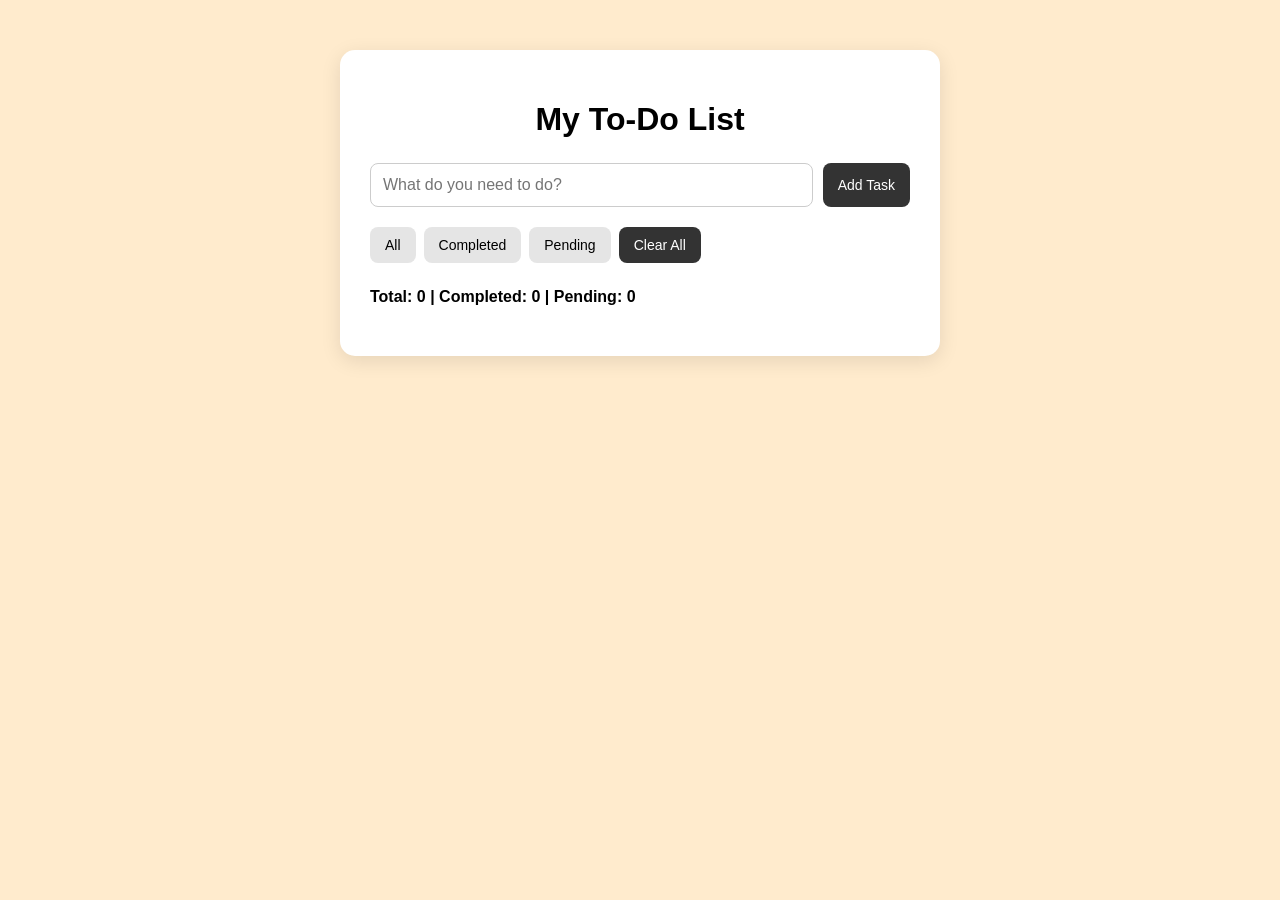
<file: javascript/todo.html/todo.html>
<!DOCTYPE html>
<html lang="en">

<head>
    <meta charset="UTF-8">
    <meta name="viewport" content="width=device-width, initial-scale=1.0">

    <title>My To-Do List</title>

    <link rel="stylesheet" href="todo.css">
</head>

<body>

    <div class="container">

        <h1>My To-Do List</h1>

        <div class="input-section">

            <input
                id="taskInput"
                type="text"
                placeholder="What do you need to do?"
            >

            <button id="addButton">Add Task</button>

        </div>

        <div class="filters">

            <button id="allButton">All</button>

            <button id="completedButton">Completed</button>

            <button id="pendingButton">Pending</button>

            <button id="clearButton">Clear All</button>

        </div>

        <h3 id="counter"></h3>

        <ul id="taskList"></ul>

    </div>

    <script src="todo.js"></script>

</body>

</html>
</file>
<file: css/day13/style.css>
/* =========================
   BASIC RESET
========================= */

* {
    margin: 0;
    padding: 0;
    box-sizing: border-box;
}


/* =========================
   BODY
========================= */

body {

    font-family: Arial, sans-serif;

    min-height: 100vh;

}

.navbar {

    display: flex;

    justify-content: space-between;

    align-items: center;

    padding: 20px 50px;
    position: sticky;
    top:0;
    border-bottom: 2px solid black;

}


/* =========================
   LOGO
========================= */

.logo {

    font-size: 1.5rem;

    font-weight: bold;

}


/* =========================
   NAVIGATION LINKS
========================= */

.nav-links {

    display: flex;

    gap: 25px;

}


/* =========================
   LINKS
========================= */

.nav-links a {

    text-decoration: none;

    color: black;

    font-size: 1rem;

    transition: 0.3s ease;

}


/* =========================
   LINK HOVER
========================= */

.nav-links a:hover {

    transform: translateY(-2px);

    opacity: 0.6;

}


/* =========================
   HERO
========================= */

.hero {

    min-height: 100vh;

    width: 90%;

    max-width: 1200px;

    margin: auto;

    display: flex;

    justify-content: space-between;

    align-items: center;

    gap: 60px;

}


/* =========================
   HERO CONTENT
========================= */

.hero-content {

    flex: 1;

}


/* =========================
   INTRO TEXT
========================= */

.intro-text {

    font-size: 1.2rem;

    margin-bottom: 10px;

}


/* =========================
   MAIN HEADING
========================= */

.hero h1 {

    font-size: 4rem;

    margin-bottom: 10px;

}


/* =========================
   SUBHEADING
========================= */

.hero h2 {

    font-size: 1.5rem;

    margin-bottom: 20px;

}


/* =========================
   DESCRIPTION
========================= */

.description {

    max-width: 550px;

    line-height: 1.7;

    margin-bottom: 30px;

}


/* =========================
   BUTTON CONTAINER
========================= */

.buttons {

    display: flex;

    gap: 15px;

    flex-wrap: wrap;

}


/* =========================
   BUTTON
========================= */

.btn {

    display: inline-block;

    padding: 12px 20px;

    border: 2px solid black;

    border-radius: 8px;

    text-decoration: none;

    color: black;

    transition: 0.3s ease;

}


/* =========================
   PRIMARY BUTTON
========================= */

.primary {

    background-color: black;

    color: white;

}


/* =========================
   BUTTON HOVER
========================= */

.btn:hover {

    transform: translateY(-3px);

}


/* =========================
   IMAGE
========================= */

.hero-image {

    flex: 1;

    display: flex;

    justify-content: center;

}


/* =========================
   IMAGE PLACEHOLDER
========================= */

.image-placeholder {

    width: 300px;

    height: 300px;

    display: flex;

    justify-content: center;

    align-items: center;

    border: 3px solid black;

    border-radius: 50%;

    font-size: 1.2rem;

}


/* =========================
   TABLET
========================= */

@media (max-width: 768px) {

    .hero {

        flex-direction: column;

        justify-content: center;

        text-align: center;

        padding: 60px 0;

    }

    .description {

        margin-left: auto;

        margin-right: auto;

    }

    .buttons {

        justify-content: center;

    }

}


/* =========================
   MOBILE
========================= */

@media (max-width: 480px) {

    .hero h1 {

        font-size: 3rem;

    }

    .hero h2 {

        font-size: 1.2rem;

    }

    .image-placeholder {

        width: 220px;

        height: 220px;

    }

}
</file>
<file: css/day 10/style.css>
/* =========================
   BASIC RESET
========================= */

* {
    margin: 0;
    padding: 0;
    box-sizing: border-box;
}


/* =========================
   BODY
========================= */

body {

    font-family: Arial, sans-serif;

}


/* =========================
   NAVBAR
========================= */

.navbar {

    display: flex;

    justify-content: space-between;

    align-items: center;

    padding: 20px 50px;

    border-bottom: 2px solid black;

}


/* =========================
   LOGO
========================= */

.logo {

    font-size: 1.5rem;

    font-weight: bold;

}


/* =========================
   NAVIGATION LINKS
========================= */

.nav-links {

    display: flex;

    gap: 25px;

}


/* =========================
   LINKS
========================= */

.nav-links a {

    text-decoration: none;

    color: black;

    font-size: 1rem;

    transition: 0.3s ease;

}


/* =========================
   LINK HOVER
========================= */

.nav-links a:hover {

    transform: translateY(-2px);

    opacity: 0.6;

}


/* =========================
   CONTENT
========================= */

.content {

    text-align: center;

    padding: 100px 20px;

}

.content h1 {

    margin-bottom: 15px;

}

.content p {

    line-height: 1.6;

}


/* =========================
   TABLET / MOBILE
========================= */

@media (max-width: 768px) {

    .navbar {

        padding: 20px;

        flex-direction: column;

        gap: 20px;

    }

    .nav-links {

        gap: 15px;

        flex-wrap: wrap;

        justify-content: center;

    }

}


/* =========================
   SMALL MOBILE
========================= */

@media (max-width: 480px) {

    .nav-links {

        flex-direction: column;

        align-items: center;

    }

}
</file>
<file: css/day 10/style2.css>
/* =========================
   BASIC RESET
========================= */

* {
    margin: 0;
    padding: 0;
    box-sizing: border-box;
}


/* =========================
   BODY
========================= */

body {

    min-height: 100vh;

    display: flex;

    justify-content: center;

    align-items: center;

    font-family: Arial, sans-serif;

    background-color: #f2f2f2;

}


/* =========================
   COMING SOON CARD
========================= */

.coming-card {

    width: 90%;

    max-width: 450px;

    padding: 50px 30px;

    text-align: center;

    background-color: white;

    border: 2px solid black;

    border-radius: 15px;

    animation: cardAppear 1s ease-out;

}


/* =========================
   ROCKET
========================= */

.rocket {

    font-size: 4rem;

    margin-bottom: 20px;

    animation: float 2s ease-in-out infinite;

}


/* =========================
   HEADING
========================= */

.coming-card h1 {

    font-size: 2.5rem;

    margin-bottom: 15px;

}


/* =========================
   PARAGRAPH
========================= */

.coming-card p {

    font-size: 1rem;

    line-height: 1.6;

    margin-bottom: 30px;

}


/* =========================
   LOADING
========================= */

.loading {

    display: flex;

    justify-content: center;

    gap: 8px;

}


/* =========================
   DOT
========================= */

.dot {

    width: 10px;

    height: 10px;

    background-color: black;

    border-radius: 50%;

    animation: loading 1s ease-in-out infinite;

}


/* =========================
   DIFFERENT DELAYS
========================= */

.dot:nth-child(1) {

    animation-delay: 0s;

}

.dot:nth-child(2) {

    animation-delay: 0.2s;

}

.dot:nth-child(3) {

    animation-delay: 0.4s;

}


/* =========================
   CARD ANIMATION
========================= */

@keyframes cardAppear {

    from {

        opacity: 0;

        transform: translateY(30px);

    }

    to {

        opacity: 1;

        transform: translateY(0);

    }

}


/* =========================
   ROCKET ANIMATION
========================= */

@keyframes float {

    0% {

        transform: translateY(0);

    }

    50% {

        transform: translateY(-15px);

    }

    100% {

        transform: translateY(0);

    }

}


/* =========================
   LOADING ANIMATION
========================= */

@keyframes loading {

    0% {

        transform: translateY(0);

    }

    50% {

        transform: translateY(-8px);

    }

    100% {

        transform: translateY(0);

    }

}
</file>
<file: css/day 10/style1.css>
/* =========================
   BASIC RESET
========================= */

* {
    box-sizing: border-box;

    margin: 0;

    padding: 0;
}


/* =========================
   PAGE
========================= */

body {

    font-family: Arial, sans-serif;

    min-height: 100vh;

    padding: 60px 20px;

}


/* =========================
   PROJECT SECTION
========================= */

.projects {

    width: 90%;

    max-width: 1200px;

    margin: auto;

    text-align: center;

}


/* Main heading */

.projects h1 {

    font-size: 2.5rem;

    margin-bottom: 40px;

}


/* =========================
   PROJECT CONTAINER
========================= */

.project-container {

    display: grid;

    grid-template-columns: repeat(3, 1fr);

    gap: 25px;

}


/* =========================
   PROJECT CARD
========================= */

.project-card {

    padding: 30px;

    border: 2px solid black;

    border-radius: 12px;

    background-color: white;

    transition:
        transform 0.3s ease,
        background-color 0.3s ease,
        border-color 0.3s ease;

}


/* =========================
   CARD HOVER
========================= */

.project-card:hover {

    transform: translateY(-8px) scale(1.02);

    background-color: #f2f2f2;

    border-color: #555;

}


/* =========================
   CARD HEADING
========================= */

.project-card h2 {

    font-size: 1.5rem;

    margin-bottom: 15px;

}


/* =========================
   CARD PARAGRAPH
========================= */

.project-card p {

    line-height: 1.6;

    margin-bottom: 25px;

}


/* =========================
   BUTTON
========================= */

.btn {

    display: inline-block;

    padding: 10px 18px;

    text-decoration: none;

    color: black;

    border: 2px solid black;

    border-radius: 8px;

    cursor: pointer;

    transition:
        transform 0.3s ease,
        background-color 0.3s ease,
        color 0.3s ease;

}


/* =========================
   BUTTON HOVER
========================= */

.btn:hover {

    transform: scale(1.05);

    background-color: black;

    color: white;

}

.box{
    height:100px;
    width:100px;
    margin: 20px  ;
    background-color:black;

    animation-name:move;
    animation-duration:2s;
}
@keyframes move{
    from{
        transform:translateX(0);
    }
    to{
        transform:translateX(200px);
    }
    }



/* =========================
   MOBILE
========================= */

@media (max-width: 768px) {

    .project-container {

        grid-template-columns: repeat(2, 1fr);

    }

}


@media (max-width: 480px) {

    .project-container {

        grid-template-columns: 1fr;

    }

}
</file>
<file: css/day 11/style1.css>
/* =========================
   BASIC RESET
========================= */

* {
    box-sizing: border-box;

    margin: 0;

    padding: 0;
}


/* =========================
   PAGE
========================= */

body {

    font-family: Arial, sans-serif;

    min-height: 100vh;

    padding: 60px 20px;
    background-color:#f2f2;
}


/* =========================
   PROJECT SECTION
========================= */

.projects {

    width: 90%;

    max-width: 1200px;

    margin: auto;

    text-align: center;

}


/* Main heading */

.projects h1 {

    font-size: 2.5rem;

    margin-bottom: 40px;

}


/* =========================
   PROJECT CONTAINER
========================= */

.project-container {

    display: grid;

    grid-template-columns: repeat(3, 1fr);

    gap: 25px;

}


/* =========================
   PROJECT CARD
========================= */

.project-card {

    padding: 30px;

    border: 2px solid black;

    border-radius: 12px;

    background-color: white;

    transition:
        transform 0.3s ease,
        background-color 0.3s ease,
        border-color 0.3s ease;

}


/* =========================
   CARD HOVER
========================= */

.project-card:hover {

    transform: translateY(-8px) scale(1.02);

    background-color: #f2f2f2;

    border-color: #555;

}


/* =========================
   CARD HEADING
========================= */

.project-card h2 {

    font-size: 1.5rem;

    margin-bottom: 15px;

}


/* =========================
   CARD PARAGRAPH
========================= */

.project-card p {

    line-height: 1.6;

    margin-bottom: 25px;

}


/* =========================
   BUTTON
========================= */

.btn {

    display: inline-block;

    padding: 10px 18px;

    text-decoration: none;

    color: black;

    border: 2px solid black;

    border-radius: 8px;

    cursor: pointer;

    transition:
        transform 0.3s ease,
        background-color 0.3s ease,
        color 0.3s ease;

}


/* =========================
   BUTTON HOVER
========================= */

.btn:hover {

    transform: scale(1.05);

    background-color: black;

    color: white;

}

.box{
    height:100px;
    width:100px;
    margin: 20px  ;
    background-color:black;

    animation-name:move;
    animation-duration:2s;
}
@keyframes move{
    from{
        transform:translateX(0);
    }
    to{
        transform:translateX(200px);
    }
    }



/* =========================
   MOBILE
========================= */

@media (max-width: 768px) {

    .project-container {

        grid-template-columns: repeat(2, 1fr);

    }

}


@media (max-width: 480px) {

    .project-container {

        grid-template-columns: 1fr;

    }

}
</file>
<file: css/day13/about.css>
/* =========================
   BASIC RESET
========================= */

* {
    margin: 0;
    padding: 0;
    box-sizing: border-box;
}


/* =========================
   BODY
========================= */

body {

    font-family: Arial, sans-serif;

    line-height: 1.6;

}


/* =========================
   ABOUT SECTION
========================= */

.about {

    width: 90%;

    max-width: 1100px;

    min-height: 100vh;

    margin: auto;

    display: grid;

    grid-template-columns: 1fr 1fr;

    gap: 80px;

    align-items: center;

}


/* =========================
   SMALL TITLE
========================= */

.small-title {

    font-size: 0.9rem;

    font-weight: bold;

    letter-spacing: 2px;

    margin-bottom: 10px;

}


/* =========================
   ABOUT TEXT
========================= */

.about-text h1 {

    font-size: 3rem;

    margin-bottom: 20px;

}


.about-text p:not(.small-title) {

    margin-bottom: 20px;

    color: #444;

}


/* =========================
   SKILLS
========================= */

.skills h2 {

    font-size: 1.5rem;

    margin-bottom: 30px;

}


/* =========================
   INDIVIDUAL SKILL
========================= */

.skill {

    margin-bottom: 25px;

}


/* =========================
   SKILL INFORMATION
========================= */

.skill-info {

    display: flex;

    justify-content: space-between;

    margin-bottom: 8px;

}


/* =========================
   SKILL BAR
========================= */

.skill-bar {

    width: 100%;

    height: 10px;

    background-color: #ddd;

    border-radius: 10px;

    

}


/* =========================
   PROGRESS
========================= */

.skill-progress {

    height: 100%;

    background-color: black;

    border-radius: 10px;

}


/* Different skill levels */

.html {
    width: 90%;
}

.css {
    width: 70%;
}

.javascript {
    width: 40%;
}
.github{
    width:10%;
}


/* =========================
   RESPONSIVE
========================= */

@media (max-width: 768px) {

    .about {

        grid-template-columns: 1fr;

        gap: 50px;

        padding: 60px 0;

    }

    .about-text h1 {

        font-size: 2.5rem;

    }

}
</file>
<file: css/day13/complete.css>
/* =========================
   RESET
========================= */

* {

    margin: 0;

    padding: 0;

    box-sizing: border-box;

}
:root {

    --primary: #111827;

    --secondary: #4b5563;

    --background: #f9fafb;

    --card: #ffffff;

    --border: #e5e7eb;

    --accent: #7337dc;

}
/* =========================
   REUSABLE COMPONENTS
========================= */

.container {

    width: 90%;

    max-width: 1200px;

    margin: auto;

}


.section {

    padding: 100px 0;

}


.section-title {

    text-align: center;

    margin-bottom: 50px;

}


.section-title h2 {

    font-size: clamp(2.3rem, 5vw, 3.5rem);

    line-height: 1.2;

    margin-bottom: 15px;

}


.section-title p {

    color: var(--secondary);

}

/* =========================
   BODY
========================= */

html {

    scroll-behavior: smooth;

}


body {

    font-family: Arial, sans-serif;

    color:var(--primary) ;

    background-color: var(--background);

    line-height: 1.6;

}


/* =========================
   NAVBAR
========================= */

.navbar {

    width: 100%;

    padding: 20px 5%;

    display: flex;

    justify-content: space-between;

    align-items: center;

    background-color: rgba(255, 255, 255, 0.9);

    border-bottom: 1px solid var(--border);

    position: sticky;

    top: 0;

    z-index: 100;

    backdrop-filter: blur(10px);

}


.logo {

    font-size: 1.5rem;

    font-weight: bold;

}


.nav-links {

    display: flex;

    gap: 25px;

}


.nav-links a {

    color: black;

    text-decoration: none;

    transition: 0.3s ease;

}


.nav-links a:hover {

    opacity: 0.6;

}


/* =========================
   HERO
========================= */

.hero {

    width: 90%;

    max-width: 1200px;

    min-height: 90vh;

    margin: auto;

    display: flex;

    justify-content: space-between;

    align-items: center;

    gap: 60px;

}


.hero-content {

    flex: 1;

    animation: slideIn 1s ease-out;

}


.intro-text {

    font-size: 1.2rem;

    margin-bottom: 10px;

}
.section-heading h2,
.contact-heading h2,
.about h2 {

    font-size: clamp(2.3rem, 5vw, 3.5rem);

    line-height: 1.2;

    letter-spacing: -1px;

}

.hero h1 {

    font-size: clamp(3rem, 8vw, 5rem);

    line-height: 1.1;

    margin-bottom: 15px;

    letter-spacing: -2px;

}


.hero h2 {

    font-size: 1.5rem;

    margin-bottom: 20px;

}


.description {

    max-width: 550px;

    margin-bottom: 30px;

}


/* =========================
   BUTTONS
========================= */

.buttons {

    display: flex;

    gap: 15px;

    flex-wrap: wrap;

}


.btn {

    display: inline-block;

    padding: 12px 24px;

    border: 2px solid var(--primary);

    border-radius: 8px;

    text-decoration: none;

    color: var(--primary);

    font-weight: 600;

    transition:
        transform 0.3s ease,
        background-color 0.3s ease,
        color 0.3s ease;

}


.primary {

    background-color: var(--primary);

    color: white;

}
.secondary:hover {

    background-color: var(--primary);

    color: white;

}

.btn:hover {

    transform: translateY(-3px);

}


/* =========================
   HERO IMAGE
========================= */

.hero-image {

    flex: 1;

    display: flex;

    justify-content: center;

}


.image-placeholder {

    width: 300px;

    height: 300px;

    display: flex;

    justify-content: center;

    align-items: center;

    border: 3px solid black;

    border-radius: 50%;

}


/* =========================
   ABOUT
========================= */

.about {

    width: 90%;

    max-width: 1100px;

    margin: auto;

    padding: 100px 0;

    display: grid;

    grid-template-columns: 1fr 1fr;

    gap: 80px;

    align-items: center;

}


.small-title {

    font-size: 0.9rem;

    font-weight: bold;

    letter-spacing: 2px;

    margin-bottom: 10px;

}


.about h2 {

    font-size: 3rem;

    margin-bottom: 20px;

}


.about-text p:not(.small-title) {

    color: #555;

    margin-bottom: 20px;

}


/* =========================
   SKILLS
========================= */

.skills h2 {

    font-size: 1.7rem;

    margin-bottom: 30px;

}


.skill {

    margin-bottom: 25px;

}


.skill-info {

    margin-bottom: 8px;

}


.skill-bar {

    width: 100%;

    height: 10px;

    background-color: #ddd;

    border-radius: 10px;

    overflow: hidden;

}


.skill-progress {

    height: 100%;

    background-color: var(--accent);

    border-radius: 10px;

}


.html {

    width: 90%;

}


.css {

    width: 70%;

}


.javascript {

    width: 40%;

}


/* =========================
   PROJECTS
========================= */

.projects {

    width: 90%;

    max-width: 1200px;

    margin: auto;

    padding: 100px 0;

}


.section-heading {

    text-align: center;

    margin-bottom: 50px;

}


.section-heading p {

    font-size: 0.9rem;

    font-weight: bold;

    letter-spacing: 2px;

}


.section-heading h2 {

    font-size: 3rem;

    margin: 10px 0 15px;

}


.section-heading span {

    color: #555;

}


.project-grid {

    display: grid;

    grid-template-columns: repeat(3, 1fr);

    gap: 25px;

}


.project-card {

    background-color: var(--card);

    border: 1px solid var(--border);

    border-radius: 16px;

    overflow: hidden;

    transition:
        transform 0.3s ease,
        box-shadow 0.3s ease;

}


.project-card:hover {

    transform: translateY(-8px);

    box-shadow:
        0 20px 40px rgba(0, 0, 0, 0.10);

}


.project-image {

    height: 180px;

    display: flex;

    justify-content: center;

    align-items: center;

    background-color: #ddd;

    font-weight: bold;

}


.project-content {

    padding: 25px;

}


.project-content h3 {

    margin-bottom: 12px;

}


.project-content p {

    color: #555;

    margin-bottom: 20px;

}


.technologies {

    display: flex;

    gap: 8px;

    flex-wrap: wrap;

    margin-bottom: 20px;

}


.technologies span {

    padding: 5px 10px;

    border: 1px solid #999;

    border-radius: 20px;

    font-size: 0.8rem;

}


.project-content a {

    color: var(--accent);

    font-weight: 600;

    text-decoration: none;

    transition: opacity 0.3s ease;

}
.project-content a:hover {

    opacity: 0.7;

}


/* =========================
   CONTACT
========================= */

.contact {

    width: 90%;

    max-width: 1100px;

    margin: auto;

    padding: 100px 0;

}


.contact-heading {

    text-align: center;

    margin-bottom: 50px;

}


.contact-heading h2 {

    font-size: 3rem;

    margin: 10px 0 15px;

}


.contact-heading span {

    color: #555555;

}


.contact-container {

    display: grid;

    grid-template-columns: 1fr 1fr;

    gap: 60px;

}


.contact-info h3 {

    font-size: 1.8rem;

    margin-bottom: 20px;

}


.contact-info p {

    color: #555;

    margin-bottom: 20px;

}


/* =========================
   FORM
========================= */

.contact-form {

    display: flex;

    flex-direction: column;

    gap: 20px;

}


.form-group {

    display: flex;

    flex-direction: column;

    gap: 8px;

}


input,
textarea {

    width: 100%;

    padding: 14px 16px;

    border: 1px solid var(--border);

    border-radius: 8px;

    background-color: white;

    color: var(--primary);

    font-family: inherit;

    font-size: 1rem;

    transition: border-color 0.3s ease,
                box-shadow 0.3s ease;

}


input:focus,
textarea:focus {

    outline: none;

    border-color: var(--accent);

    box-shadow: 0 0 0 3px rgba(37, 99, 235, 0.15);

}


textarea {

    resize: vertical;

}


button {

    padding: 13px 20px;

    border: 2px solid black;

    border-radius: 8px;

    background-color: black;

    color: white;

    font-size: 1rem;

    cursor: pointer;

    transition: 0.3s ease;

}


button:hover {

    transform: translateY(-3px);

}


/* =========================
   FOOTER
========================= */

.footer {

    padding: 30px 5%;

    background-color: white;

    border-top: 1px solid #ddd;

    display: flex;

    justify-content: space-between;

    align-items: center;

}


.social-links {

    display: flex;

    gap: 20px;

}


.social-links a {

    color: black;

    text-decoration: none;

}


.social-links a:hover {

    text-decoration: underline;

}


/* =========================
   HERO ANIMATION
========================= */

@keyframes slideIn {

    from {

        opacity: 0;

        transform: translateX(-30px);

    }

    to {

        opacity: 1;

        transform: translateX(0);

    }

}


/* =========================
   TABLET
========================= */

@media (max-width: 900px) {

    .project-grid {

        grid-template-columns: repeat(2, 1fr);

    }

}


/* =========================
   MOBILE
========================= */

@media (max-width: 768px) {

    .navbar {

        flex-direction: column;

        gap: 15px;

    }


    .hero {

        flex-direction: column;

        justify-content: center;

        text-align: center;

        padding: 80px 0;

    }


    .description {

        margin-left: auto;

        margin-right: auto;

    }


    .buttons {

        justify-content: center;

    }


    .about {

        grid-template-columns: 1fr;

        gap: 50px;

    }


    .contact-container {

        grid-template-columns: 1fr;

    }


    .footer {

        flex-direction: column;

        gap: 15px;

        text-align: center;

    }

}


/* =========================
   SMALL MOBILE
========================= */

@media (max-width: 480px) {

    .nav-links {

        gap: 12px;

        flex-wrap: wrap;

        justify-content: center;

    }


    .hero h1 {

        font-size: 3rem;

    }


    .hero h2 {

        font-size: 1.2rem;

    }


    .image-placeholder {

        width: 220px;

        height: 220px;

    }


    .project-grid {

        grid-template-columns: 1fr;

    }


    .about h2,
    .section-heading h2,
    .contact-heading h2 {

        font-size: 2.3rem;

    }

}
</file>
<file: css/day13/contact.css>
/* =========================
   RESET
========================= */

* {

    margin: 0;

    padding: 0;

    box-sizing: border-box;

}


/* =========================
   BODY
========================= */

body {

    font-family: Arial, sans-serif;

    color: #111;

    background-color: #f5f5f5;

}


/* =========================
   CONTACT
========================= */

.contact {

    width: 90%;

    max-width: 1100px;

    margin: auto;

    padding: 100px 0;

}


/* =========================
   HEADING
========================= */

.contact-heading {

    text-align: center;

    margin-bottom: 50px;

}


.contact-heading p {

    font-size: 0.9rem;

    font-weight: bold;

    letter-spacing: 2px;

    margin-bottom: 10px;

}


.contact-heading h1 {

    font-size: 3rem;

    margin-bottom: 15px;

}


.contact-heading span {

    color: #555;

}


/* =========================
   CONTACT CONTAINER
========================= */

.contact-container {

    display: grid;

    grid-template-columns: 1fr 1fr;

    gap: 60px;

    align-items: start;

}


/* =========================
   CONTACT INFO
========================= */

.contact-info h2 {

    font-size: 1.8rem;

    margin-bottom: 20px;

}


.contact-info > p {

    color: #555;

    line-height: 1.7;

    margin-bottom: 30px;

}


/* =========================
   CONTACT DETAILS
========================= */

.contact-details p {

    margin-bottom: 15px;

}


/* =========================
   FORM
========================= */

.contact-form {

    display: flex;

    flex-direction: column;

    gap: 20px;

}


/* =========================
   FORM GROUP
========================= */

.form-group {

    display: flex;

    flex-direction: column;

    gap: 8px;

}


/* =========================
   LABEL
========================= */

label {

    font-weight: bold;

}


/* =========================
   INPUT + TEXTAREA
========================= */

input,
textarea {

    width: 100%;

    padding: 12px;

    border: 1px solid #aaa;

    border-radius: 8px;

    font-family: inherit;

    font-size: 1rem;

}


/* =========================
   FOCUS
========================= */

input:focus,
textarea:focus {

    outline: none;

    border: 2px solid black;

}


/* =========================
   TEXTAREA
========================= */

textarea {

    resize: vertical;

}


/* =========================
   BUTTON
========================= */

button {

    padding: 13px 20px;

    border: 2px solid black;

    border-radius: 8px;

    background-color: black;

    color: white;

    font-size: 1rem;

    cursor: pointer;

    transition: 0.3s ease;

}


/* =========================
   BUTTON HOVER
========================= */

button:hover {

    transform: translateY(-3px);

    opacity: 0.85;

}


/* =========================
   FOOTER
========================= */

.footer {

    padding: 30px 5%;

    border-top: 1px solid #ccc;

    display: flex;

    justify-content: space-between;

    align-items: center;

    gap: 20px;

}


/* =========================
   SOCIAL LINKS
========================= */

.social-links {

    display: flex;

    gap: 20px;

}


.social-links a {

    color: black;

    text-decoration: none;

}


.social-links a:hover {

    text-decoration: underline;

}


/* =========================
   TABLET / MOBILE
========================= */

@media (max-width: 768px) {

    .contact-container {

        grid-template-columns: 1fr;

        gap: 50px;

    }


    .contact-heading h1 {

        font-size: 2.5rem;

    }


    .footer {

        flex-direction: column;

        text-align: center;

    }

}
</file>
<file: css/day13/day.css>
* {

    margin: 0;

    padding: 0;

    box-sizing: border-box;

}


:root {

    --primary: #111827;

    --secondary: #6b7280;

    --accent: #2563eb;

    --background: #f9fafb;

    --white: #ffffff;

}


body {

    font-family: Arial, sans-serif;

    color: var(--primary);

    background-color: var(--background);

}


.container {

    width: 90%;

    max-width: 1200px;

    margin: auto;

}


/* =========================
   NAVBAR
========================= */

.navbar {

    padding: 20px 0;

    background-color: var(--white);

}


.nav-content {

    display: flex;

    flex-direction: column;

    gap: 20px;

    align-items: center;

}


.logo {

    font-size: 1.5rem;

}


nav {

    display: flex;

    gap: 20px;

    flex-wrap: wrap;

    justify-content: center;

}


nav a {

    text-decoration: none;

    color: var(--primary);

}


/* =========================
   HERO
========================= */

.hero {

    padding: 80px 0;

}


.hero-content {

    display: flex;

    flex-direction: column;

    gap: 50px;

    align-items: center;

}


.hero-text {

    text-align: center;

}


.eyebrow {

    color: var(--accent);

    font-weight: bold;

    margin-bottom: 10px;

}


.hero h1 {

    font-size: clamp(3rem, 12vw, 6rem);

    line-height: 1;

}


.hero h2 {

    margin: 15px 0;

    font-size: clamp(1.3rem, 5vw, 2rem);

}


.description {

    max-width: 550px;

    margin: 0 auto 25px;

    color: var(--secondary);

    line-height: 1.6;

}


button {

    padding: 12px 25px;

    border: none;

    border-radius: 8px;

    background-color: var(--accent);

    color: white;

    cursor: pointer;

}


/* =========================
   IMAGE
========================= */

.hero-image {

    width: min(80vw, 350px);

    aspect-ratio: 1;

}


.hero-image div {

    width: 100%;

    height: 100%;

    display: flex;

    justify-content: center;

    align-items: center;

    border-radius: 50%;

    background-color: #ddd;

}


/* =========================
   PROJECTS
========================= */

.projects {

    padding: 80px 0;

}


.section-title {

    text-align: center;

    margin-bottom: 40px;

}


.section-title p {

    color: var(--accent);

    font-weight: bold;

}


.project-grid {

    display: grid;

    grid-template-columns:
        1fr;

    gap: 20px;

}


.project-card {

    min-height: 200px;

    display: flex;

    justify-content: center;

    align-items: center;

    background-color: var(--white);

    border-radius: 15px;

    border: 1px solid #e5e7eb;

}
</file>
<file: css/day13/project.css>
/* =========================
   RESET
========================= */

* {

    margin: 0;

    padding: 0;

    box-sizing: border-box;

}


/* =========================
   BODY
========================= */

body {

    font-family: Arial, sans-serif;

    background-color: #f5f5f5;

    color: #111;

}


/* =========================
   PROJECT SECTION
========================= */

.projects {

    width: 90%;

    max-width: 1200px;

    margin: auto;

    padding: 100px 0;

}


/* =========================
   SECTION HEADING
========================= */

.section-heading {

    text-align: center;

    margin-bottom: 50px;

}


.section-heading p {

    font-size: 0.9rem;

    font-weight: bold;

    letter-spacing: 2px;

    margin-bottom: 10px;

}


.section-heading h1 {

    font-size: 3rem;

    margin-bottom: 15px;

}


.section-heading span {

    color: #555;

}


/* =========================
   PROJECT GRID
========================= */

.project-grid {

    display: grid;

    grid-template-columns: repeat(2, 1fr);

    gap: 30px;

}


/* =========================
   PROJECT CARD
========================= */

.project-card {

    background-color: white;

    border: 1px solid #ddd;

    border-radius: 15px;

    overflow: hidden;

    box-shadow: 0 5px 15px rgba(0, 0, 0, 0.08);

    transition: 0.3s ease;

}


/* =========================
   CARD HOVER
========================= */

.project-card:hover {

    transform: translateY(-8px);

    box-shadow: 0 12px 25px rgba(0, 0, 0, 0.15);

}


/* =========================
   PROJECT IMAGE
========================= */

.project-image {

    height: 220px;
    width:100%;
    display: flex;
    object-fit:cover ;
    justify-content: center;
    
    align-items: center;

    background-color: #ddd;

    font-size: 1.3rem;

    font-weight: bold;

}


/* =========================
   PROJECT CONTENT
========================= */

.project-content {

    padding: 25px;

}


.project-content h2 {

    margin-bottom: 12px;

}


.project-content p {

    color: #555;

    line-height: 1.6;

    margin-bottom: 20px;

}


/* =========================
   TECHNOLOGIES
========================= */

.technologies {

    display: flex;

    gap: 8px;

    flex-wrap: wrap;

    margin-bottom: 20px;

}


.technologies span {

    padding: 5px 10px;

    border: 1px solid #999;

    border-radius: 20px;

    font-size: 0.8rem;

}


/* =========================
   PROJECT LINK
========================= */

.project-link {

    color: black;

    font-weight: bold;

    text-decoration: none;

}


.project-link:hover {

    text-decoration: underline;

}


/* =========================
   TABLET
========================= */

@media (max-width: 768px) {

    .project-grid {

        grid-template-columns: 1fr;

    }

}


/* =========================
   MOBILE
========================= */

@media (max-width: 480px) {

    .projects {

        padding: 60px 0;

    }


    .section-heading h1 {

        font-size: 2.3rem;

    }


    .project-image {

        height: 180px;

    }

}
</file>
<file: css/day13/Untitled-2.css>
* {

    margin: 0;

    padding: 0;

    box-sizing: border-box;

}


body {

    min-height: 100vh;

    display: flex;

    justify-content: center;

    align-items: center;

    background-color: #f5f5f5;

    font-family: Arial, sans-serif;

}


/* =========================
   PROFILE CARD
========================= */

.profile-card {

    position: relative;

    width: 350px;

    padding: 50px 30px 30px;

    background-color: white;

    border: 1px solid #ddd;

    border-radius: 20px;

    text-align: center;

    box-shadow:
        0 15px 35px rgba(0, 0, 0, 0.1);

}


/* =========================
   AVAILABLE BADGE
========================= */

.status {

    position: absolute;

    top: 20px;

    right: 20px;

    padding: 5px 10px;

    background-color: #e5e7eb;

    border-radius: 20px;

    font-size: 0.75rem;

    font-weight: bold;

}


/* =========================
   PROFILE IMAGE
========================= */

.profile-image {

    position: relative;

    width: 130px;

    height: 130px;

    margin: 0 auto 20px;

    display: flex;

    justify-content: center;

    align-items: center;

    background-color: #ddd;

    border-radius: 50%;

    font-weight: bold;

}


/* =========================
   ONLINE DOT
========================= */

.online-dot {

    position: absolute;

    right: 5px;

    bottom: 8px;

    width: 20px;

    height: 20px;

    background-color: #22c55e;

    border: 3px solid white;

    border-radius: 50%;

}


/* =========================
   TEXT
========================= */

.profile-card h1 {

    margin-bottom: 5px;

}


.role {

    color: #2563eb;

    font-weight: bold;

    margin-bottom: 15px;

}


.description {

    color: #555;

    line-height: 1.6;

    margin-bottom: 25px;

}


/* =========================
   BUTTON
========================= */

button {

    padding: 12px 25px;

    border: none;

    border-radius: 8px;

    background-color: #111827;

    color: white;

    cursor: pointer;

}


/* =========================
   FLOATING BUTTON
========================= */

.floating-button {

    position: fixed;

    right: 25px;

    bottom: 25px;

    width: 50px;

    height: 50px;

    display: flex;

    justify-content: center;

    align-items: center;

    background-color: #111827;

    color: white;

    border-radius: 50%;

    cursor: pointer;

    font-size: 1.3rem;

}
</file>
<file: javascript/todo.html/todo.css>
* {
    box-sizing: border-box;
}

body {
    margin: 0;
    font-family: Arial, sans-serif;
    background: blanchedalmond;
}

.container {
    width: 90%;
    max-width: 600px;
    margin: 50px auto;
    padding: 30px;

    background: white;

    border-radius: 15px;

    box-shadow: 0 5px 20px rgba(0, 0, 0, 0.1);
}

h1 {
    text-align: center;
    margin-bottom: 25px;
}

.input-section {
    display: flex;
    gap: 10px;
}

#taskInput {
    flex: 1;

    padding: 12px;

    border: 1px solid #ccc;
    border-radius: 8px;

    font-size: 16px;
}

button {
    padding: 10px 15px;

    border: none;
    border-radius: 8px;

    cursor: pointer;

    font-size: 14px;
}

button:hover {
    opacity: 0.8;
}

#addButton {
    background: #333;
    color: white;
}

.filters {
    display: flex;
    gap: 8px;

    margin-top: 20px;

    flex-wrap: wrap;
}

.filters button {
    background: #e5e5e5;
}

#clearButton {
    background: #333;
    color: white;
}

#counter {
    margin-top: 25px;
    font-size: 16px;
}

#taskList {
    list-style: none;

    padding: 0;

    margin-top: 20px;
}

#taskList li {
    display: flex;

    align-items: center;

    gap: 8px;

    padding: 12px;

    margin-bottom: 10px;

    background: #f5f5f5;

    border-radius: 8px;

    cursor: pointer;
}

#taskList li:hover {
    background: #e9e9e9;
}

#taskList li {
    justify-content: flex-start;
}

#taskList li::first-line {
    flex: 1;
}

#taskList li button {
    margin-left: auto;
}

#taskList li button + button {
    margin-left: 0;
}

@media (max-width: 500px) {

    .container {
        margin: 20px auto;
        padding: 20px;
    }

    .input-section {
        flex-direction: column;
    }

    #addButton {
        width: 100%;
    }

    .filters {
        flex-direction: column;
    }

    .filters button {
        width: 100%;
    }

}
</file>
